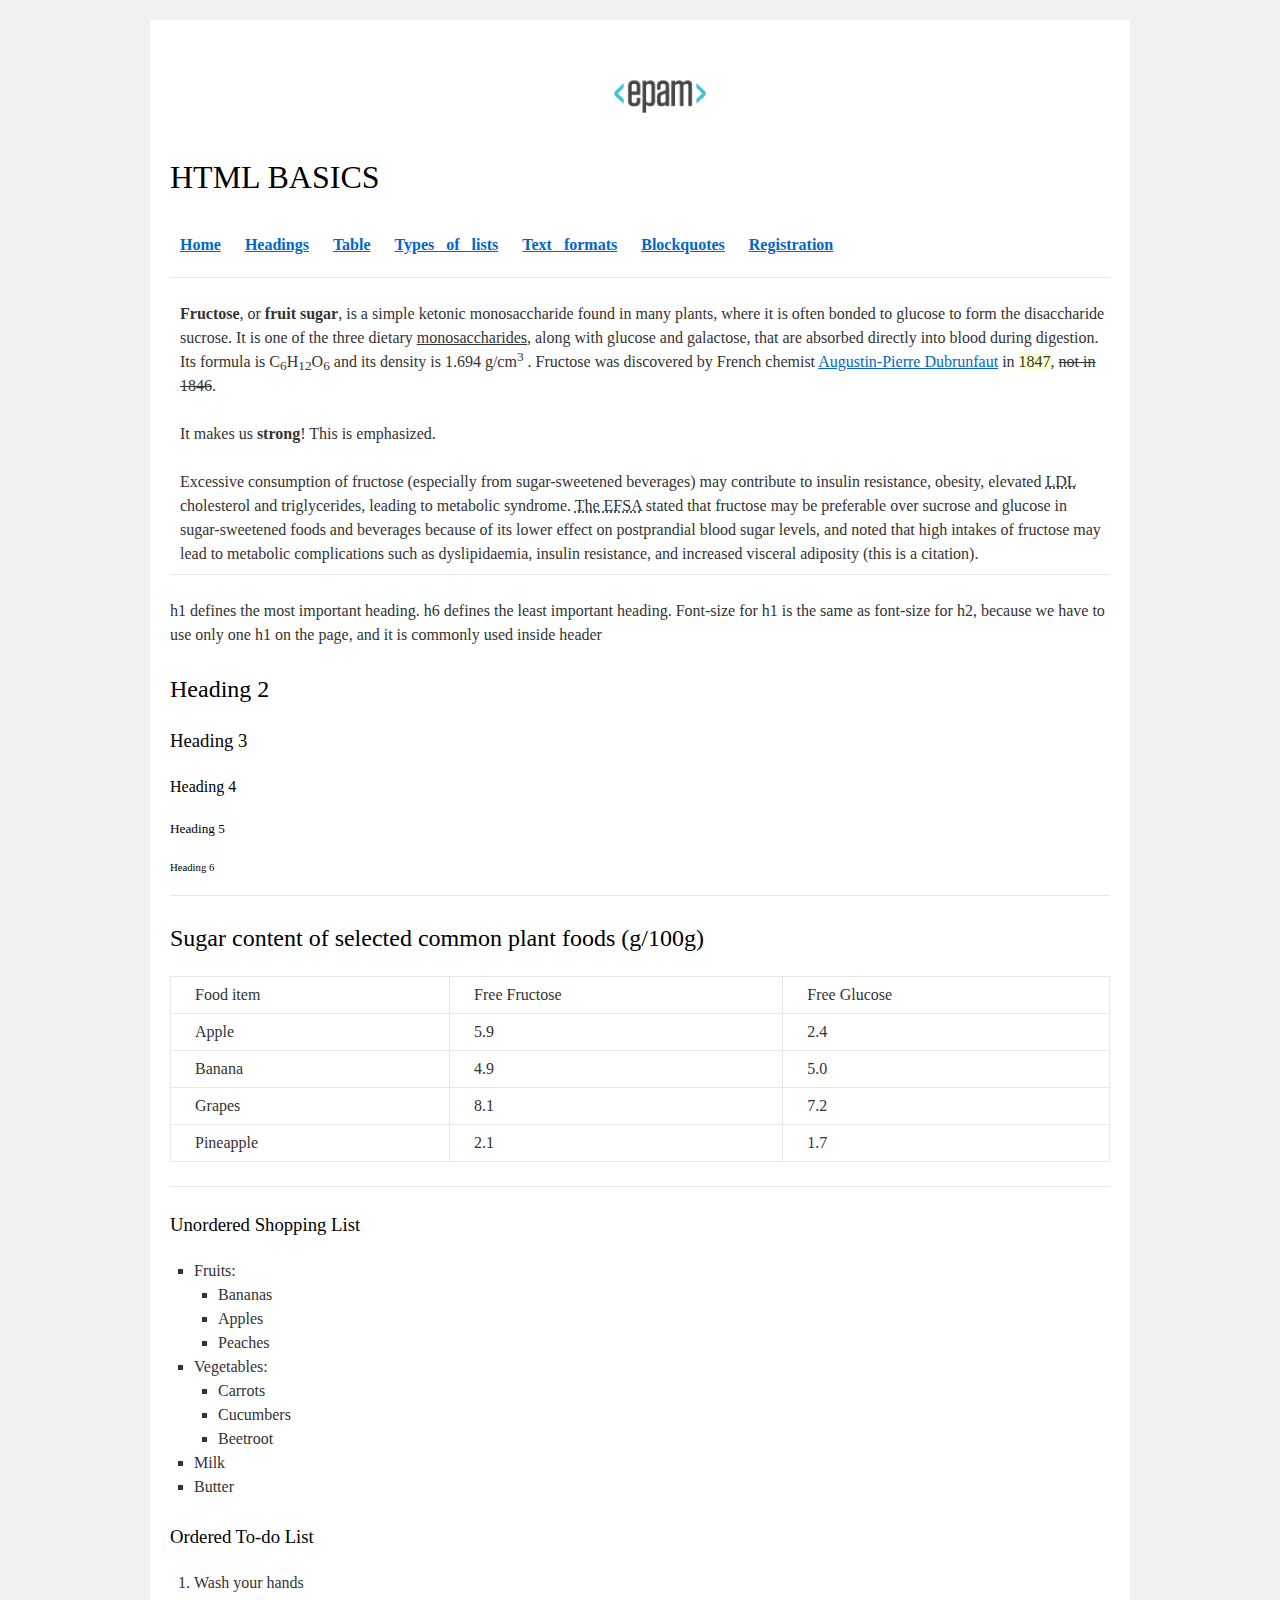
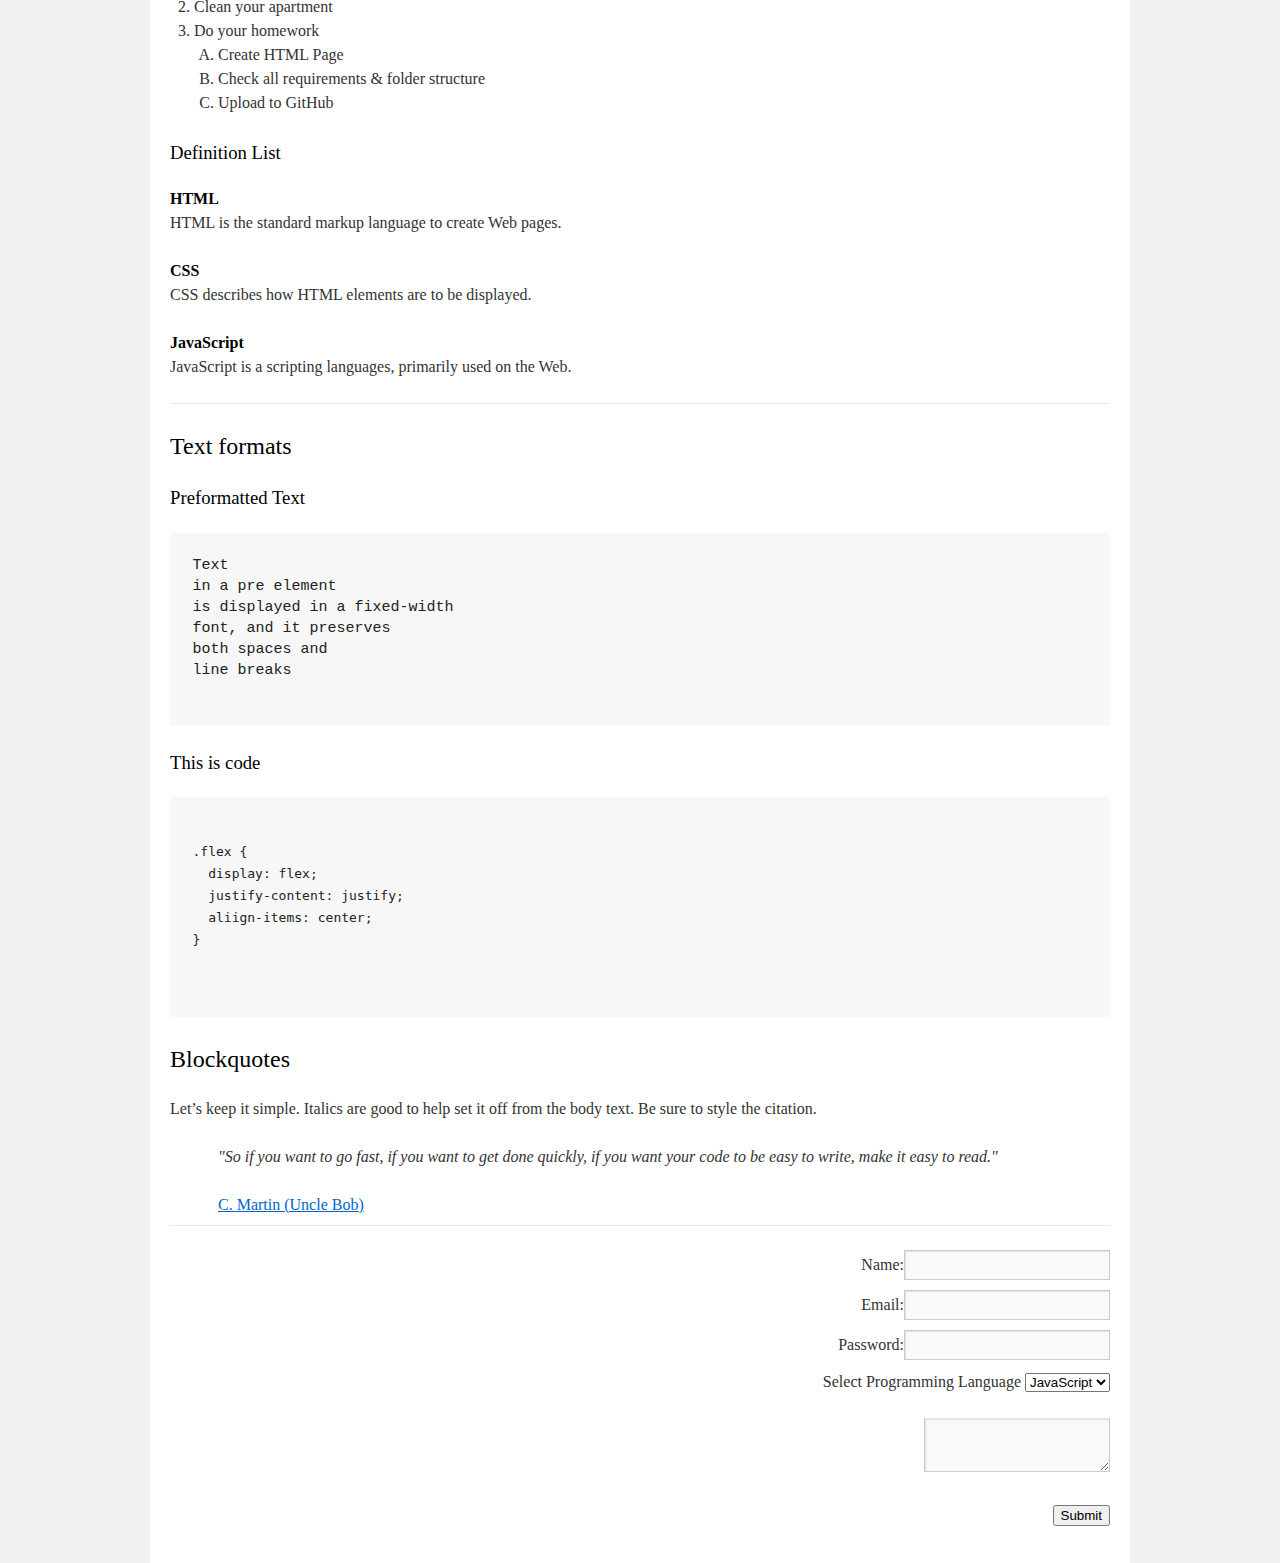
<file: FL13_HW1/homework/index.html>
<!DOCTYPE html>
<html lang="en">

<head>
  <meta charset="utf-8">
  <title>HTML Basics</title>
  <link rel="stylesheet" href="style.css">
</head>

<body>
  <div id="wrapper">
    <div id="main">
      <div id="container">
        <img src="logo.png" alt="Logo_EPAM">
        <div id="content" role="main">
          <section>
            <a id="home"></a>
            <h1>HTML BASICS</h1>
            <nav>
              <a class="page-link" href="#home"><b>Home</b></a>
              <a class="page-link" href="#headings"><b>Headings</b></a>
              <a class="page-link" href="#table"><b>Table</b></a>
              <a class="page-link" href="#lists"><b>Types of lists</b></a>
              <a class="page-link" href="#textFormats"><b>Text formats</b></a>
              <a class="page-link" href="#blockquotes"><b>Blockquotes</b></a>
              <a class="page-link" href="#registration"><b>Registration</b></a>
            </nav>
            <hr>
            <article>
              <b>Fructose</b>, or
              <b>fruit sugar</b>, is a simple
              ketonic monosaccharide found in many plants, where it is often bonded to glucose to form the disaccharide
              sucrose.
              It is one of the three dietary
              <u>monosaccharides</u>, along with glucose and galactose, that are absorbed directly into blood during
              digestion.
              Its formula is C<sub>6</sub>H<sub>12</sub>O<sub>6</sub> and its density is 1.694 g/cm<sup>3</sup> .
              Fructose was discovered by French chemist
              <a href="#">Augustin-Pierre Dubrunfaut</a> in
              <ins>1847</ins>, <del>not in 1846</del>.
            </article>
            <br>
            <article>
              It makes us <b>strong</b>!
              This is emphasized.
            </article>
            <br>
            <article>Excessive consumption of fructose (especially from sugar-sweetened beverages) may contribute to
              insulin
              resistance,
              obesity, elevated <abbr title="Low-density lipoprotein">LDL</abbr> cholesterol and triglycerides, leading
              to metabolic syndrome.
              <abbr title="European Food Safety Authority">The EFSA</abbr> stated that
              fructose may be preferable over sucrose and
              glucose in
              sugar-sweetened foods and beverages because of its lower effect on postprandial blood sugar levels, and
              noted that
              high intakes of fructose may lead to metabolic complications such as dyslipidaemia, insulin resistance,
              and
              increased
              visceral adiposity (this is a citation).
            </article>
          </section>
          <section>
            <a id="headings"></a>
            <hr>
            <p>
              h1 defines the most important heading. h6 defines the least important heading. Font-size for h1 is the
              same
              as font-size
              for h2, because we have to use only one h1 on the page, and it is commonly used inside header
            </p>
            <h2>Heading 2</h2>
            <h3>Heading 3</h3>
            <h4>Heading 4</h4>
            <h5>Heading 5</h5>
            <h6>Heading 6</h6>
          </section>
          <section>
            <a id="table"></a>
            <hr>
            <h2>Sugar content of selected common plant foods (g/100g)</h2>
            <table>
              <tbody>
                <tr>
                  <td>Food item</td>
                  <td>Free Fructose</td>
                  <td>Free Glucose</td>
                </tr>
                <tr>
                  <td>Apple</td>
                  <td>5.9</td>
                  <td>2.4</td>
                </tr>
                <tr>
                  <td>Banana</td>
                  <td>4.9</td>
                  <td>5.0</td>
                </tr>
                <tr>
                  <td>Grapes</td>
                  <td>8.1</td>
                  <td>7.2</td>
                </tr>
                <tr>
                  <td>Pineapple</td>
                  <td>2.1</td>
                  <td>1.7</td>
                </tr>
              </tbody>
            </table>
          </section>
          <section>
            <a id="lists"></a>
            <hr>
            <h3>Unordered Shopping List</h3>
            <ul>
              <li>Fruits:
                <ul>
                  <li>Bananas</li>
                  <li>Apples</li>
                  <li>Peaches</li>
                </ul>
              </li>
              <li>Vegetables:
                <ul>
                  <li>Carrots</li>
                  <li>Cucumbers</li>
                  <li>Beetroot</li>
                </ul>
              </li>
              <li>Milk</li>
              <li>Butter</li>
            </ul>

            <h3>Ordered To-do List</h3>
            <ol>
              <li>Wash your hands</li>
              <li>Clean your apartment</li>
              <li>Do your homework
                <ol>
                  <li>Create HTML Page</li>
                  <li>Check all requirements & folder structure</li>
                  <li>Upload to GitHub</li>
                </ol>
              </li>
            </ol>

            <h3>Definition List</h3>
            <dl>
              <dt>HTML</dt>
              <dd>
                HTML is the standard markup language to create Web pages.
              </dd>
              <dt>CSS</dt>
              <dd>
                CSS describes how HTML elements are to be displayed.
              </dd>
              <dt>JavaScript</dt>
              <dd>
                JavaScript is a scripting languages, primarily used on the Web.
              </dd>
            </dl>
          </section>
          <section>
            <a id="textFormats"></a>
            <hr>
            <h2>Text formats</h2>
            <h3>Preformatted Text</h3>
            <pre>Text
in a pre element
is displayed in a fixed-width
font, and it preserves
both spaces and
line breaks
          </pre>

            <h3>This is code</h3>
            <pre>
              <code>
.flex {
  display: flex;
  justify-content: justify;
  aliign-items: center;
}
              </code>
          </pre>
          </section>
          <section>
            <a id="blockquotes"></a>
            <h2>Blockquotes</h2>
            <p>Let’s keep it simple. Italics are good to help set it off from the body text. Be sure to style the
              citation.</p>
            <blockquote>
              <p>
                "So if you want to go fast, if you want to get done quickly, if you want your code to be easy to
                write, make it easy to
                read."
              </p>
              <cite><a href="#">C. Martin (Uncle Bob)</a></cite>
            </blockquote>
          </section>
          <section>
            <a id="registration"></a>
            <hr>
            <form method="POST" action="#">
              <fieldset>
                <label>Name:<input type="text"></label>
              </fieldset>
              <fieldset>
                <label>Email:<input type="email"></label>
              </fieldset>
              <fieldset>
                <label>Password:<input type="password"></label>
              </fieldset>
              <fieldset>
                <label>Select Programming Language
                  <select>
                    <option>JavaScript</option>
                    <option>.Net</option>
                    <option>Java</option>
                  </select>
                </label>
              </fieldset>
              <fieldset>
                <textarea id="respond">
                </textarea>
              </fieldset>
              <fieldset>
                <button type="submit">Submit</button>
              </fieldset>
            </form>
          </section>
        </div>
      </div>
    </div>
  </div>
</body>

</html>
</file>
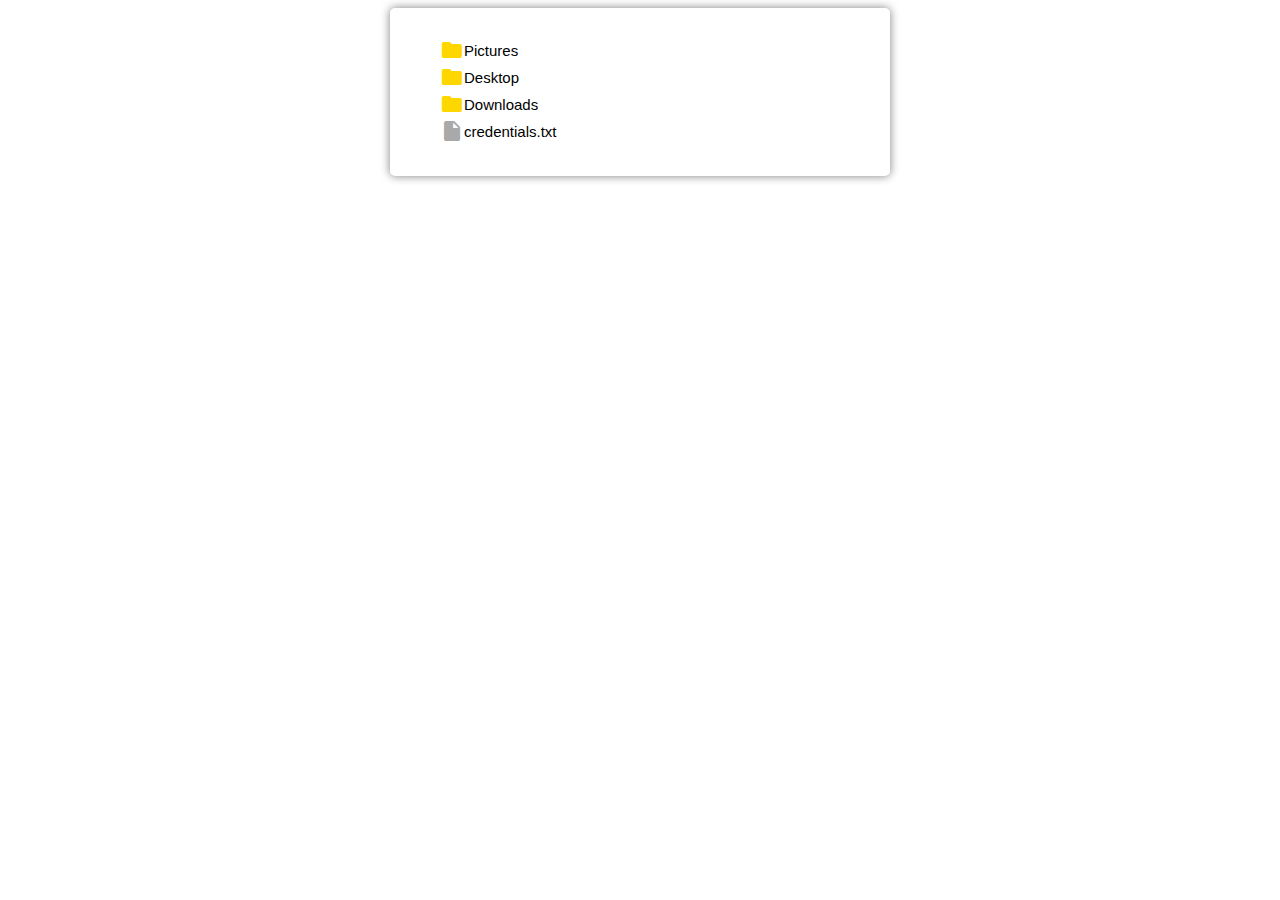
<file: FL13_HW11/homework/index.html>
<!-- DO NOT MODIFY THIS FILE -->
<!DOCTYPE html>
<html lang="en">
<head>
  <meta charset="UTF-8">
  <title>Homework 11 - DOM</title>
  <link rel="stylesheet" href="material-icons/material-icons.css">
  <link rel="stylesheet" href="styles.css">
</head>
<body>
  <div id="root"></div>

  <script src="./app.js"></script>
</body>
</html>
</file>
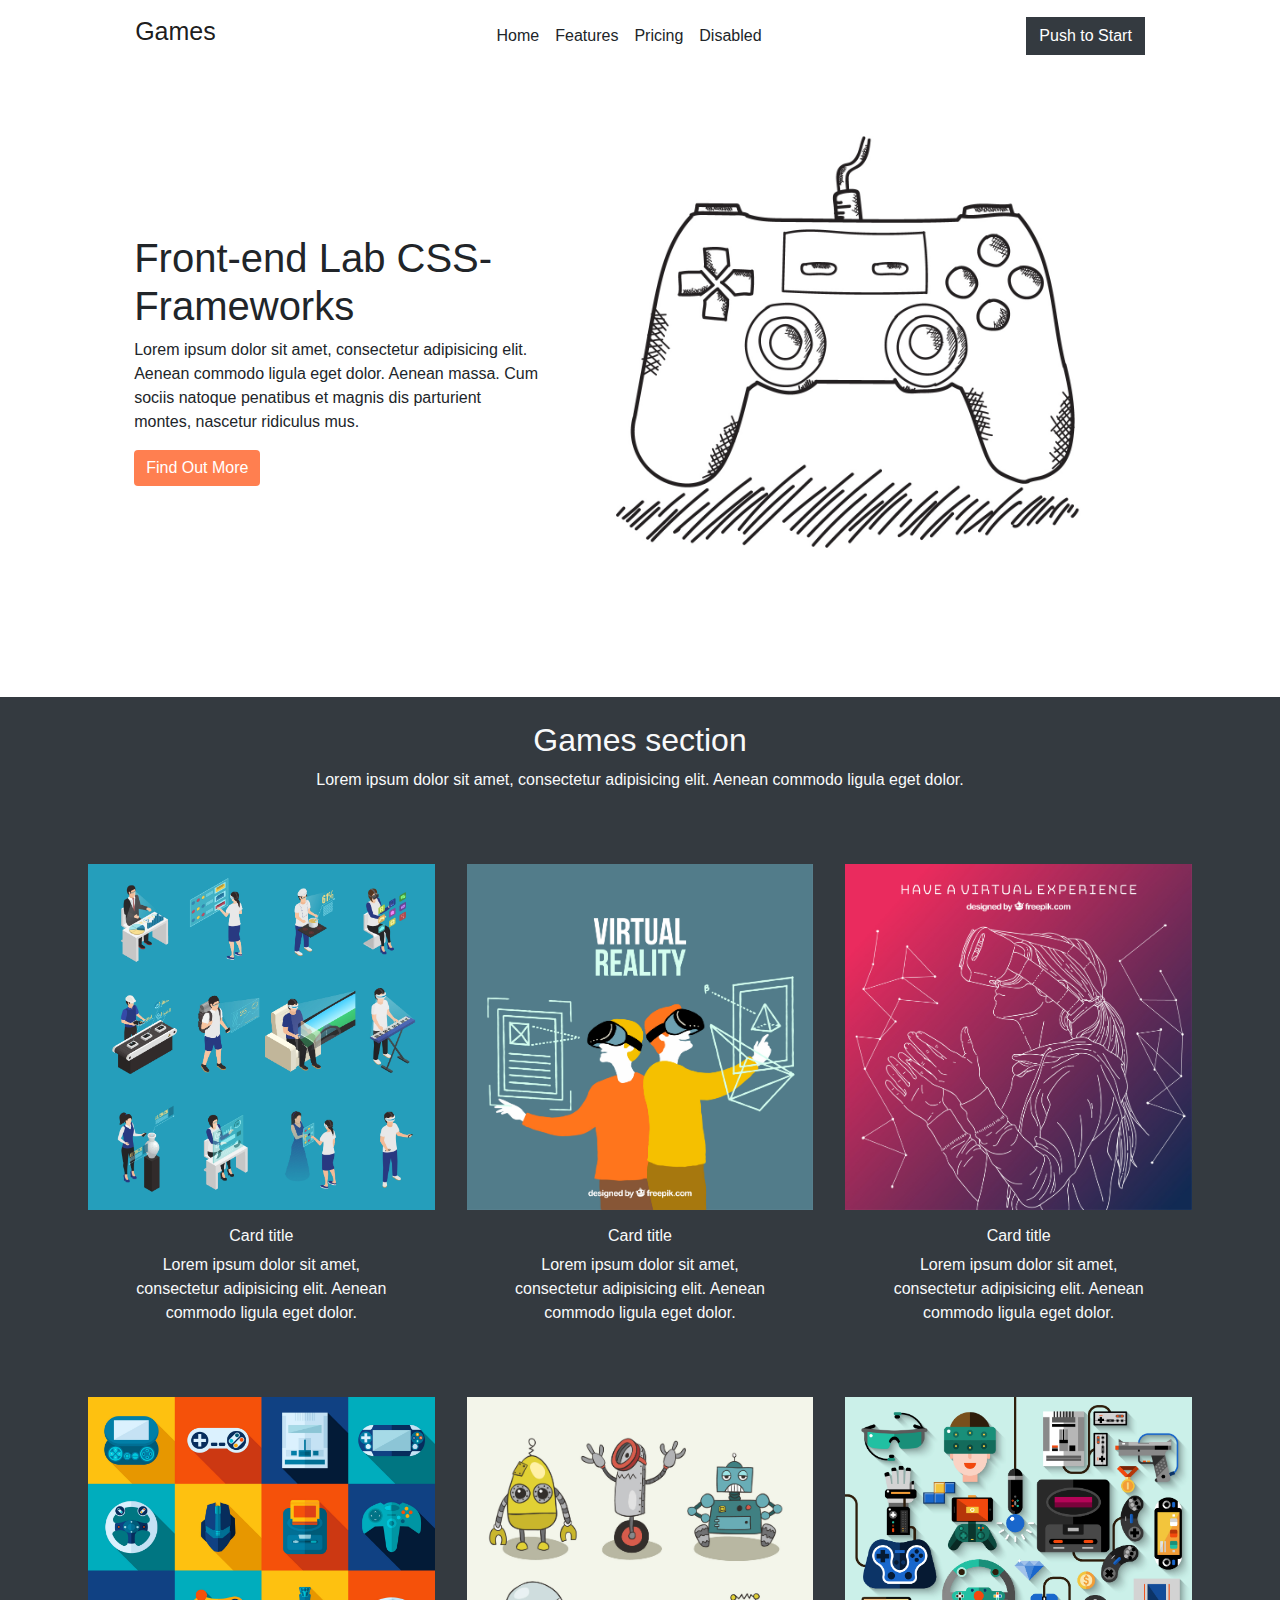
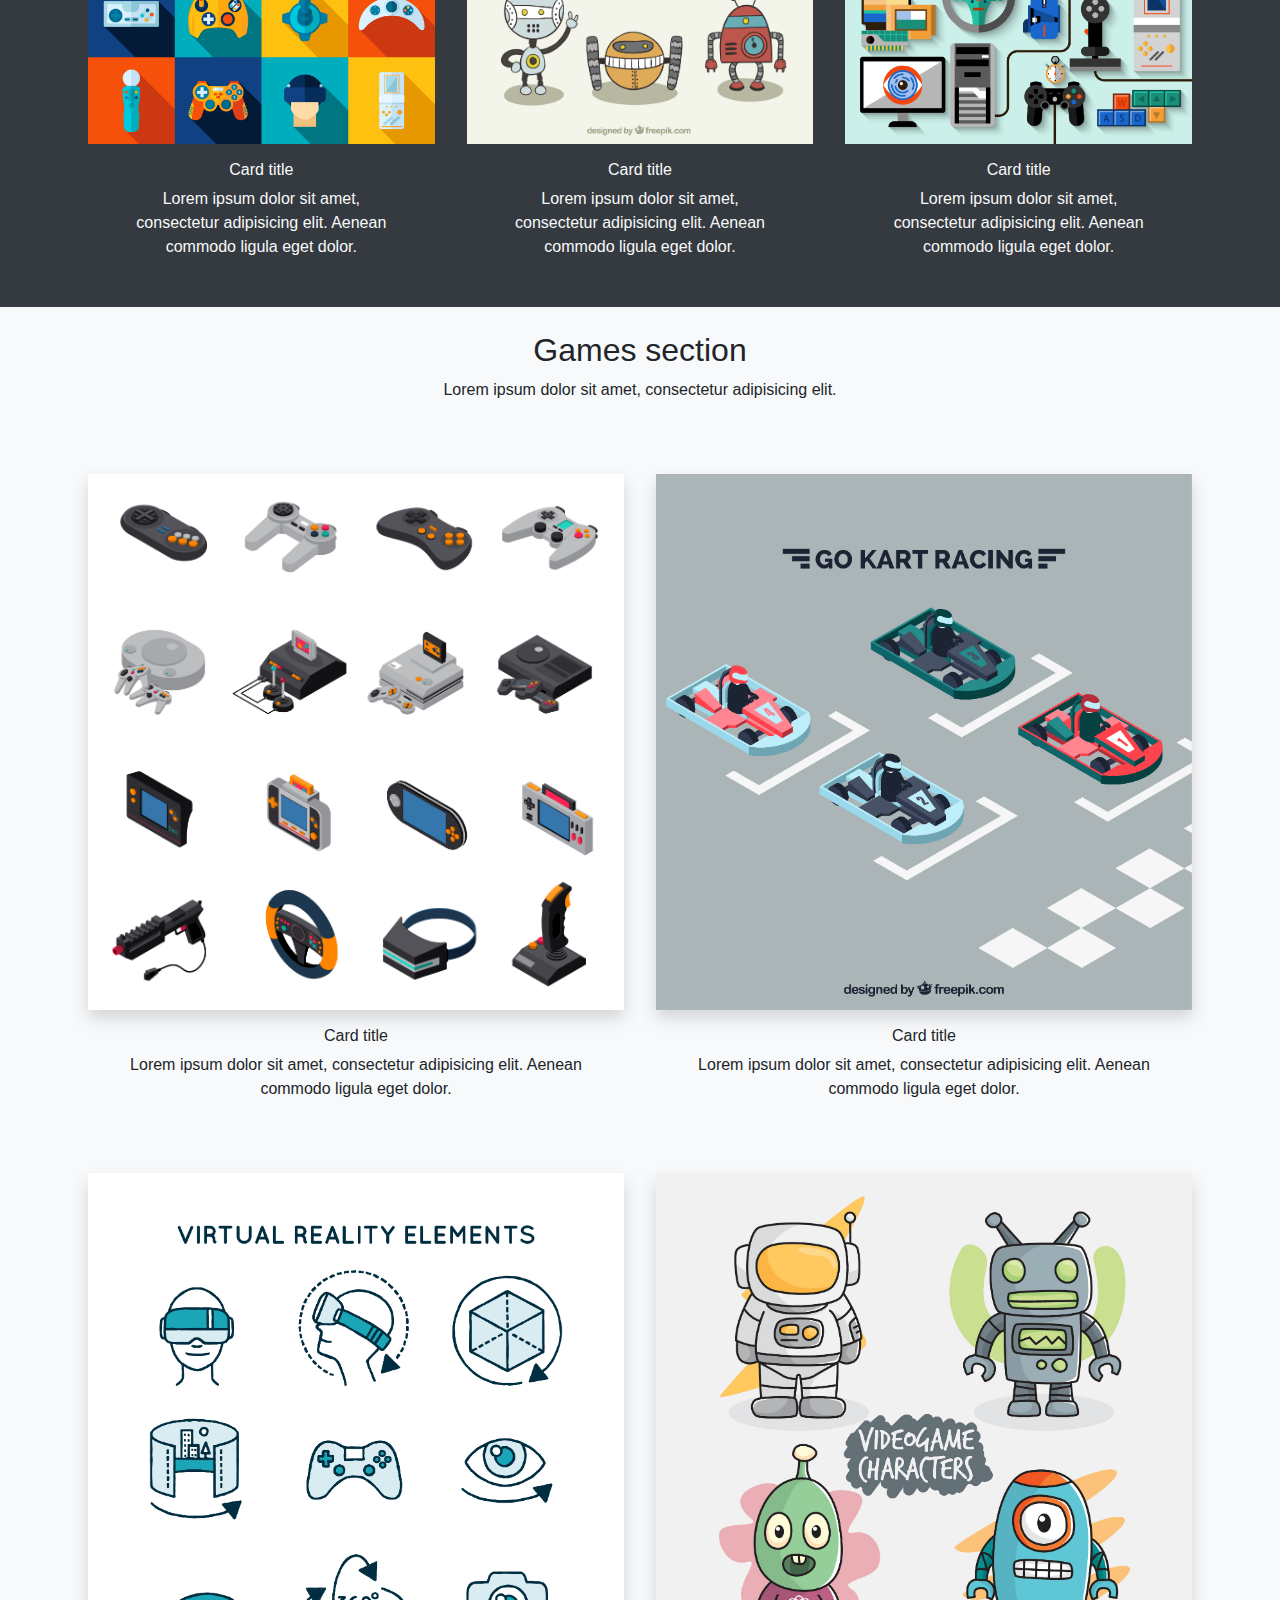
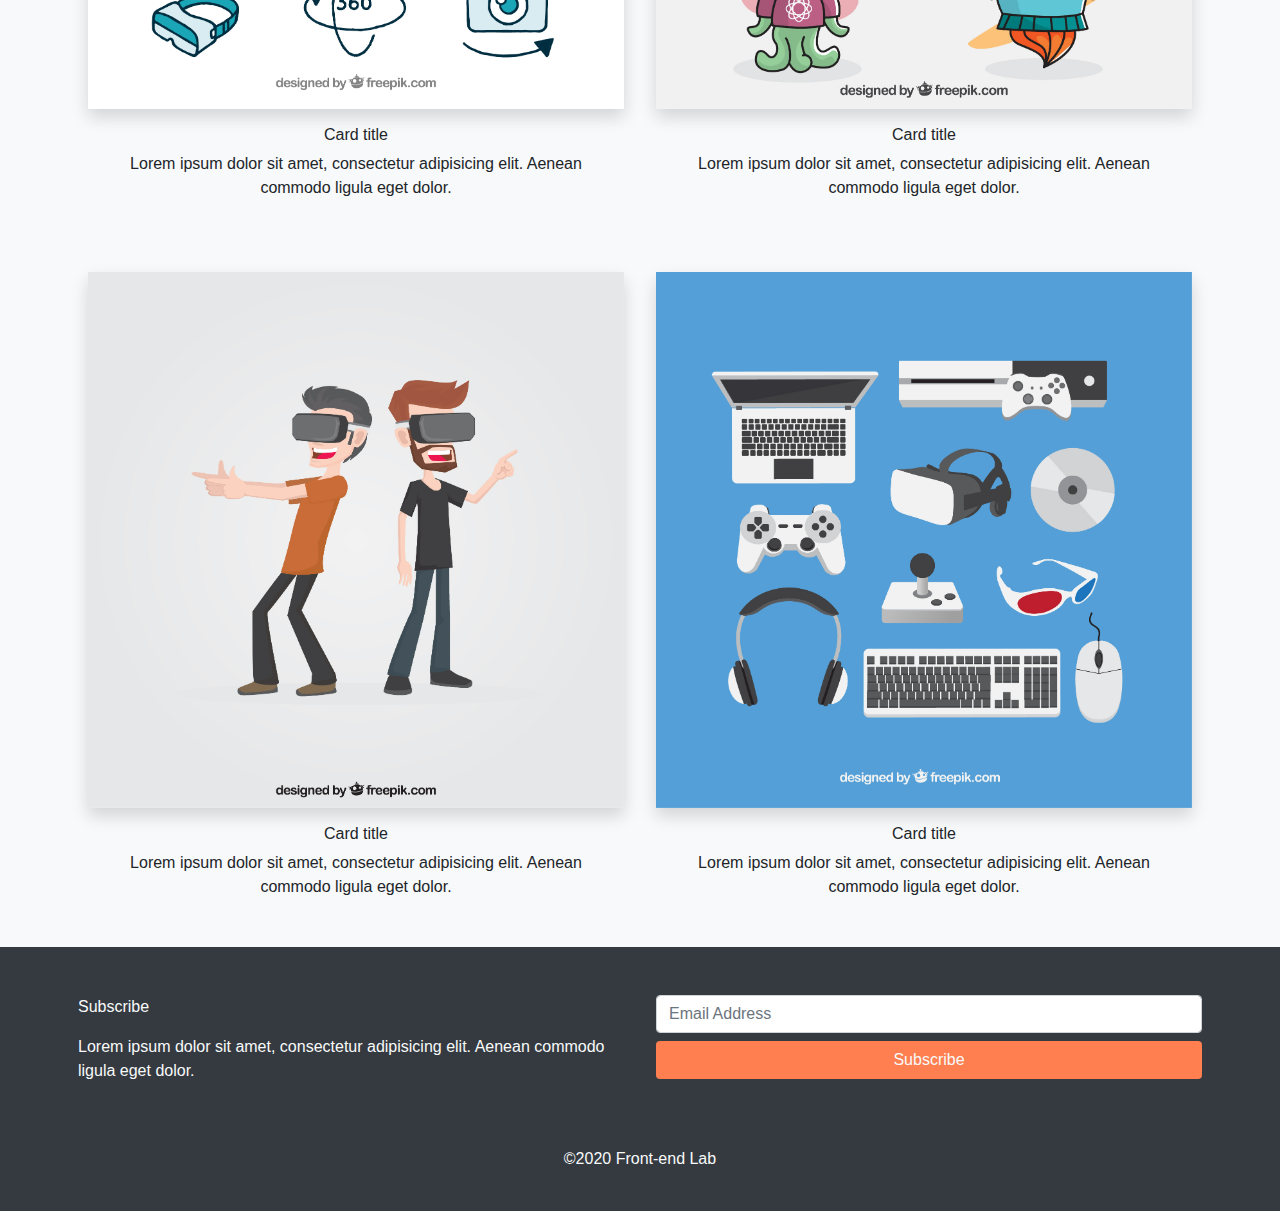
<file: FL13_HW13/homework/index.html>
<!DOCTYPE html>
<html lang="zxx">

<head>
    <meta charset="UTF-8">
    <meta name="viewport" content="width=device-width, initial-scale=1.0">
    <title>Bootstrap and BEM</title>
    <link rel="stylesheet" href="https://stackpath.bootstrapcdn.com/bootstrap/4.4.1/css/bootstrap.min.css"
        integrity="sha384-Vkoo8x4CGsO3+Hhxv8T/Q5PaXtkKtu6ug5TOeNV6gBiFeWPGFN9MuhOf23Q9Ifjh" crossorigin="anonymous">
    <link rel="stylesheet" href="css/styles.css">
</head>

<body>
    <header class="site-header col-12 d-flex flex-wrap justify-content-center mx-0 mb-5">
        <nav class="navbar navbar-expand-lg navbar-light col-10">
            <a class="navbar-brand h1" href="#">Games</a>
            <button class="navbar-toggler" type="button" data-toggle="collapse" data-target="#navbarSupportedContent"
                aria-controls="navbarSupportedContent" aria-expanded="false" aria-label="Toggle navigation">
                <span class="navbar-toggler-icon"></span>
            </button>

            <div class="collapse navbar-collapse" id="navbarSupportedContent">
                <ul class="navbar-nav  mx-auto">
                    <li class="nav-item">
                        <a class="nav-link  text-body" href="#">Home</a>
                    </li>
                    <li class="nav-item">
                        <a class="nav-link  text-body" href="#">Features</a>
                    </li>
                    <li class="nav-item ">
                        <a class="nav-link  text-body" href="#">Pricing</a>
                    </li>
                    <li class="nav-item">
                        <a class="nav-link  text-body disabled" href="#">Disabled</a>
                    </li>
                </ul>
                <button class=" btn btn-dark d-none d-lg-inline-block rounded-0">
                    Push to Start
                </button>
            </div>

        </nav>

        <div class="hero-section  d-flex flex-row-reverse align-items-center justify-content-center flex-wrap 
            col-10 px-0">
            <img src='assets/hero-5.jpg' alt='img-hero' class="hero-section__image col-sm-12 col-md-12 col-lg-7">
            <div class="col-lg-5 col-sm-12 col-md-12 ">
                <h1>Front-end Lab CSS-Frameworks</h1>
                <p class="hero-section__description ">Lorem ipsum dolor sit amet, consectetur adipisicing elit.
                    Aenean
                    commodo ligula eget dolor. Aenean
                    massa. Cum sociis natoque penatibus et magnis dis parturient montes, nascetur ridiculus mus.
                </p>
                <button class="hero-section__button btn btn-dark border-0 ">Find
                    Out More</button>
            </div>
        </div>
    </header>
    <main>
        <div class="dark-games-section container col-12 mx-0 pt-4 px-md-4 bg-dark text-light">
            <h2 class="dark-games-section__header text-center">Games section</h2>
            <p class="dark-games-section__description text-center px-4 mx-3 pb-5 mb-0">
                Lorem ipsum dolor sit amet, consectetur adipisicing elit. Aenean commodo ligula eget dolor.
            </p>
            <div class="dark-games-section__games-cards row mx-lg-5">
                <div class="game-card container col-sm-12 col-md-6 col-lg-4 px-3">
                    <img src='assets/1.jpg' alt="game-card" class="game-card__image px-0 container-fluid mt-4">
                    <h6 class="game-card__title text-center pt-3">Card title</h6>
                    <p class="game-card__description text-center px-4 mx-3 pb-5 mb-0">
                        Lorem ipsum dolor sit amet, consectetur adipisicing elit. Aenean commodo ligula eget dolor.
                    </p>
                </div>
                <div class="game-card container col-sm-12 col-md-6 col-lg-4 px-3">
                    <img src='assets/2.jpg' alt="game-card" class="game-card__image px-0 container-fluid mt-4">
                    <h6 class="game-card__title text-center pt-3">Card title</h6>
                    <p class="game-card__description text-center px-4 mx-3 pb-5 mb-0">
                        Lorem ipsum dolor sit amet, consectetur adipisicing elit. Aenean commodo ligula eget dolor.
                    </p>
                </div>
                <div class="game-card container col-sm-12 col-md-6 col-lg-4 px-3">
                    <img src='assets/3.jpg' alt="game-card" class="game-card__image px-0 container-fluid mt-4">
                    <h6 class="game-card__title text-center pt-3">Card title</h6>
                    <p class="game-card__description text-center px-4 mx-3 pb-5 mb-0">
                        Lorem ipsum dolor sit amet, consectetur adipisicing elit. Aenean commodo ligula eget dolor.
                    </p>
                </div>
                <div class="game-card container col-sm-12 col-md-6 col-lg-4 px-3">
                    <img src='assets/4.jpg' alt="game-card" class="game-card__image px-0 container-fluid mt-4">
                    <h6 class="game-card__title text-center pt-3">Card title</h6>
                    <p class="game-card__description text-center px-4 mx-3 pb-5 mb-0">
                        Lorem ipsum dolor sit amet, consectetur adipisicing elit. Aenean commodo ligula eget dolor.
                    </p>
                </div>
                <div class="game-card container col-sm-12 col-md-6 col-lg-4 px-3">
                    <img src='assets/5.jpg' alt="game-card" class="game-card__image px-0 container-fluid mt-4">
                    <h6 class="game-card__title text-center pt-3">Card title</h6>
                    <p class="game-card__description text-center px-4 mx-3 pb-5 mb-0">
                        Lorem ipsum dolor sit amet, consectetur adipisicing elit. Aenean commodo ligula eget dolor.
                    </p>
                </div>
                <div class="game-card container col-sm-12 col-md-6 col-lg-4 px-3">
                    <img src='assets/6.jpg' alt="game-card" class="game-card__image px-0 container-fluid mt-4">
                    <h6 class="game-card__title text-center pt-3">Card title</h6>
                    <p class="game-card__description text-center px-4 mx-3 pb-5 mb-0">
                        Lorem ipsum dolor sit amet, consectetur adipisicing elit. Aenean commodo ligula eget dolor.
                    </p>
                </div>
            </div>
        </div>
        <div class="light-games-section container col-12 pt-4 px-md-4 bg-light text-body">
            <h2 class="light-games-section__title text-center">Games section</h2>
            <p class="light-games-section__description text-center px-4 mx-3 mb-5">
                Lorem ipsum dolor sit amet, consectetur adipisicing elit.
            </p>
            <div class="light-games-section__games-cards row mx-lg-5">
                <div class="game-card container col-sm-12 col-md-12 col-lg-6 px-3">
                    <img src='assets/7.jpg' alt="game-card" class="game-card__image shadow px-0 container-fluid mt-4">
                    <h6 class="game-card__title text-center pt-3">Card title</h6>
                    <p class="game-card__description text-center px-4 mx-3 mb-5">
                        Lorem ipsum dolor sit amet, consectetur adipisicing elit. Aenean commodo ligula eget dolor.
                    </p>
                </div>
                <div class="game-card container col-sm-12 col-md-12 col-lg-6 px-3">
                    <img src='assets/8.jpg' alt="game-card" class="game-card__image shadow px-0 container-fluid mt-4">
                    <h6 class="game-card__title text-center pt-3">Card title</h6>
                    <p class="game-card__description text-center px-4 mx-3 mb-5">
                        Lorem ipsum dolor sit amet, consectetur adipisicing elit. Aenean commodo ligula eget dolor.
                    </p>
                </div>
                <div class="game-card container col-sm-12 col-md-12 col-lg-6 px-3">
                    <img src='assets/9.jpg' alt="game-card" class="game-card__image shadow px-0  container-fluid mt-4">
                    <h6 class="game-card__title text-center pt-3">Card title</h6>
                    <p class="game-card__description text-center px-4 mx-3 mb-5">
                        Lorem ipsum dolor sit amet, consectetur adipisicing elit. Aenean commodo ligula eget dolor.
                    </p>
                </div>
                <div class="game-card container col-sm-12 col-md-12 col-lg-6 px-3">
                    <img src='assets/10.jpg' alt="game-card" class="game-card__image shadow px-0  container-fluid mt-4">
                    <h6 class="game-card__title text-center pt-3">Card title</h6>
                    <p class="game-card__description text-center px-4 mx-3 mb-5">
                        Lorem ipsum dolor sit amet, consectetur adipisicing elit. Aenean commodo ligula eget dolor.
                    </p>
                </div>
                <div class="game-card container col-sm-12 col-md-12 col-lg-6 px-3">
                    <img src='assets/11.jpg' alt="game-card" class="game-card__image shadow px-0  container-fluid mt-4">
                    <h6 class="game-card__title text-center pt-3">Card title</h6>
                    <p class="game-card__description text-center px-4 mx-3 mb-5">
                        Lorem ipsum dolor sit amet, consectetur adipisicing elit. Aenean commodo ligula eget dolor.
                    </p>
                </div>
                <div class="game-card container col-sm-12 col-md-12 col-lg-6 px-3">
                    <img src='assets/12.jpg' alt="game-card" class="game-card__image shadow px-0  container-fluid mt-4">
                    <h6 class="game-card__title text-center pt-3">Card title</h6>
                    <p class="game-card__description text-center px-4 mx-3 mb-5">
                        Lorem ipsum dolor sit amet, consectetur adipisicing elit. Aenean commodo ligula eget dolor.
                    </p>
                </div>
            </div>

        </div>
    </main>
    <footer class="site-footer col-12 bg-dark d-flex flex-wrap justify-content-center text-light">
        <div class="site-footer__content container col-12 d-flex  flex-wrap mx-0 pt-5">
            <div class="site-footer__context col-lg-6 pr-lg-3 pl-lg-5">
                <p class="site-footer__title">Subscribe</p>
                <p class="site-footer__subscribe">
                    Lorem ipsum dolor sit amet, consectetur adipisicing elit. Aenean commodo ligula eget dolor.
                </p>
            </div>
            <form class="site-footer__form col-lg-6 pl-lg-3 pr-lg-5">
                <input class="form-control col" type="search" placeholder="Email Address">
                <button class="btn footer__button  text-light my-2  col" type="submit">Subscribe</button>
            </form>
            <p class="site-footer__corporation pt-5 pb-4 col-12 text-center">
                ©2020 Front-end Lab
            </p>
        </div>

    </footer>
    <script src="https://code.jquery.com/jquery-3.4.1.slim.min.js"
        integrity="sha384-J6qa4849blE2+poT4WnyKhv5vZF5SrPo0iEjwBvKU7imGFAV0wwj1yYfoRSJoZ+n"
        crossorigin="anonymous"></script>
    <script src="https://cdn.jsdelivr.net/npm/popper.js@1.16.0/dist/umd/popper.min.js"
        integrity="sha384-Q6E9RHvbIyZFJoft+2mJbHaEWldlvI9IOYy5n3zV9zzTtmI3UksdQRVvoxMfooAo"
        crossorigin="anonymous"></script>
    <script src="https://stackpath.bootstrapcdn.com/bootstrap/4.4.1/js/bootstrap.min.js"
        integrity="sha384-wfSDF2E50Y2D1uUdj0O3uMBJnjuUD4Ih7YwaYd1iqfktj0Uod8GCExl3Og8ifwB6"
        crossorigin="anonymous"></script>
</body>

</html>
</file>
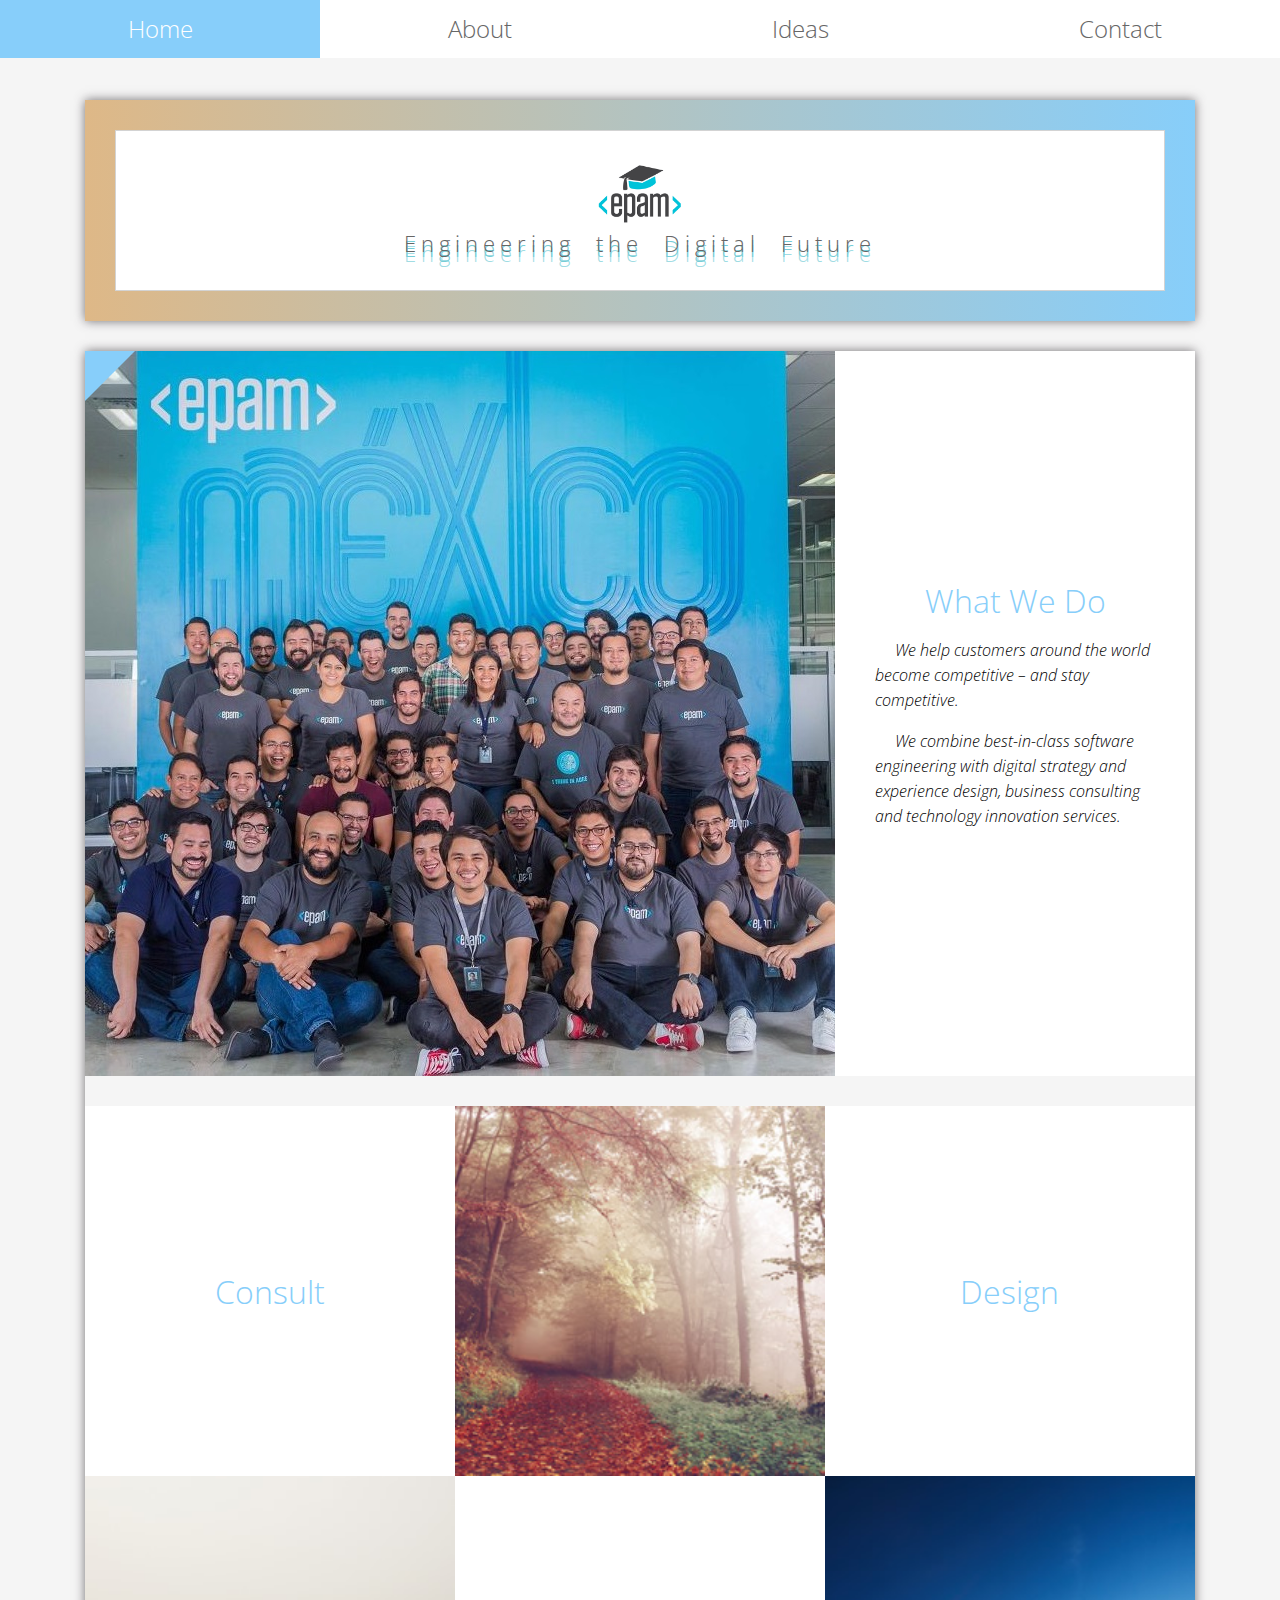
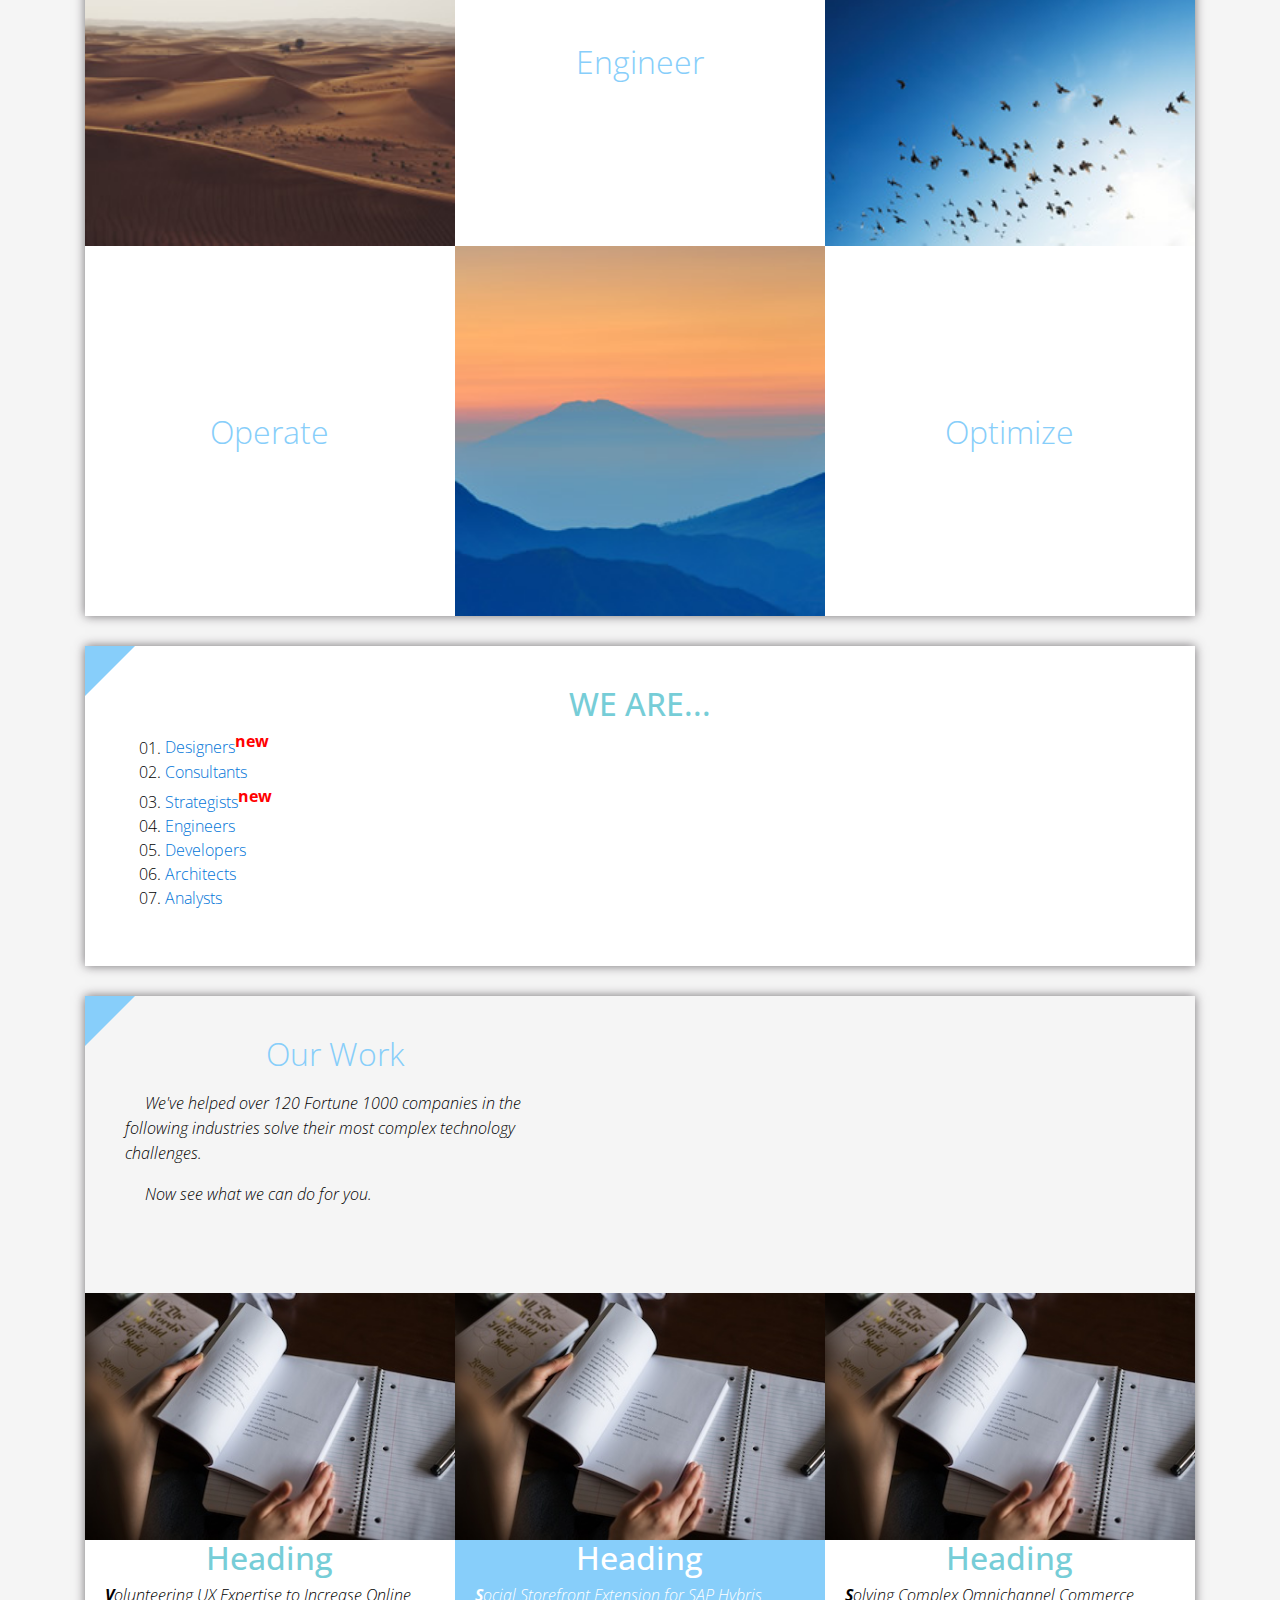
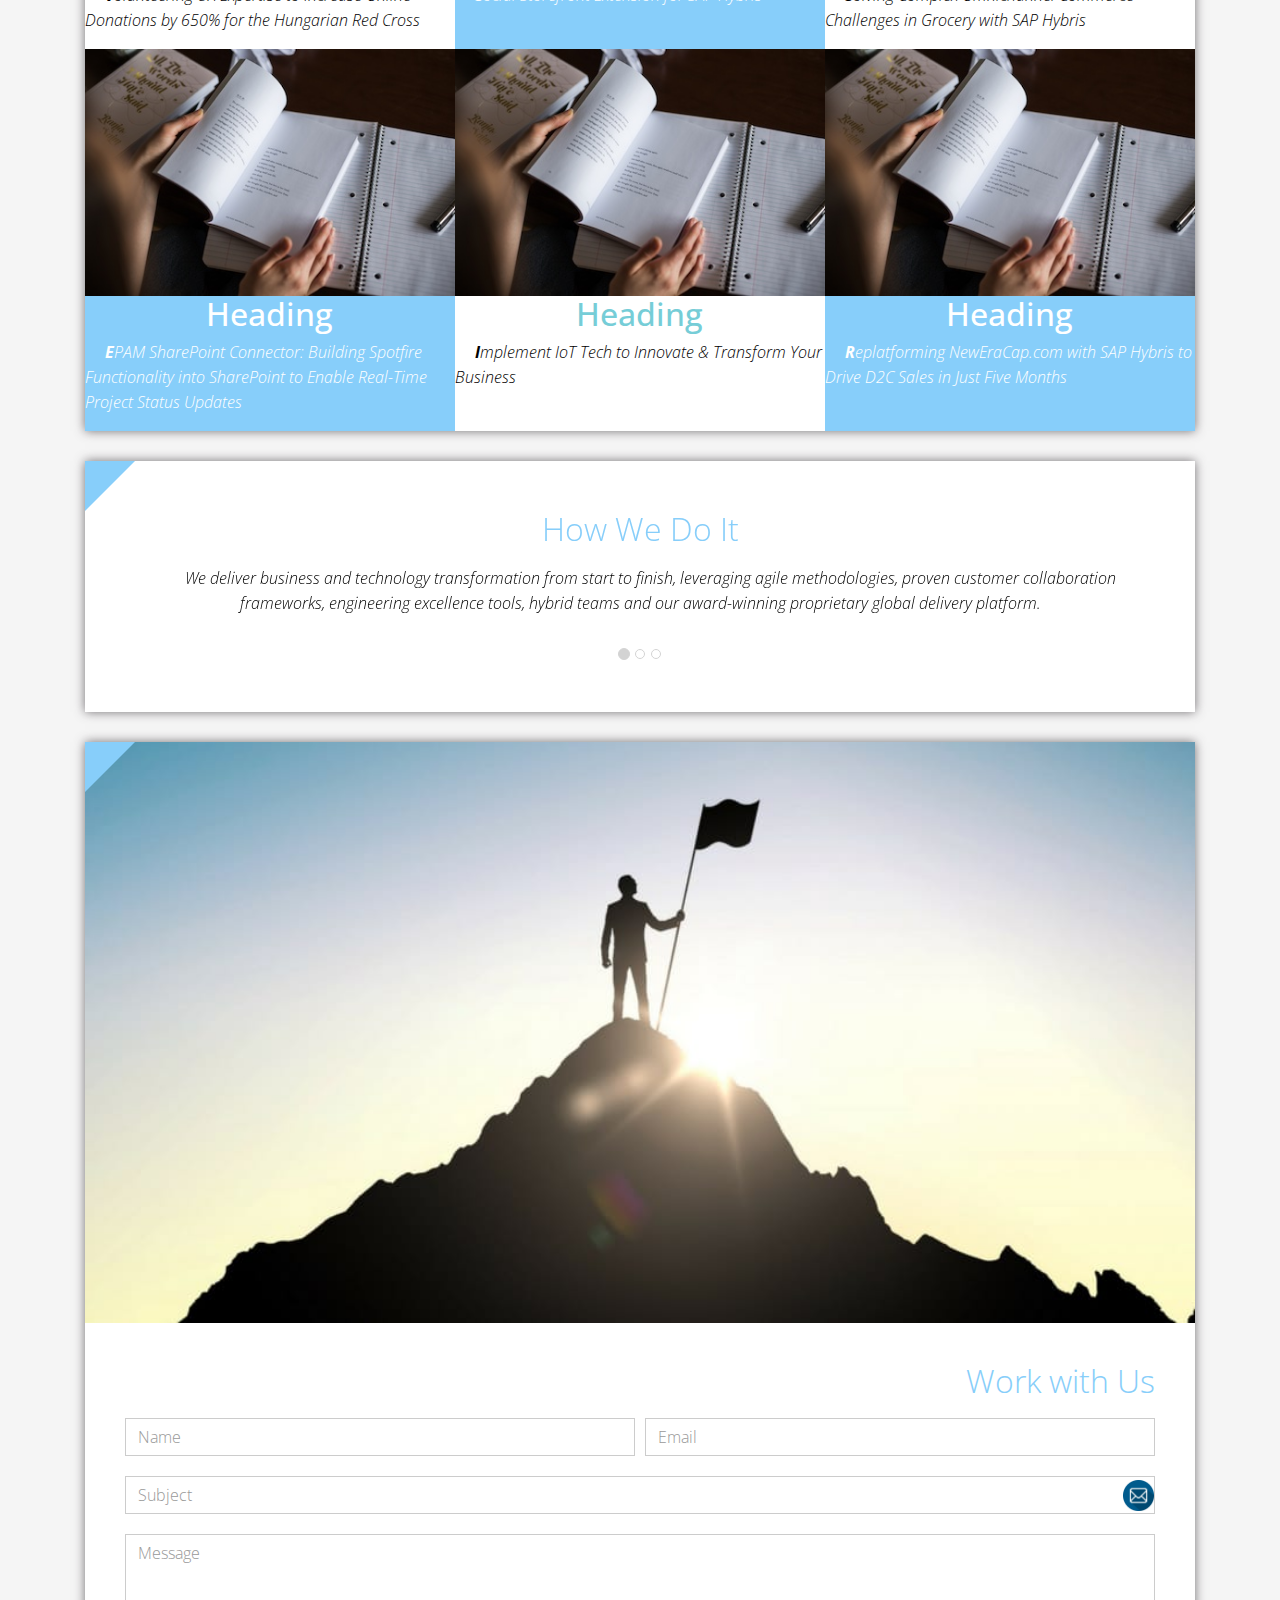
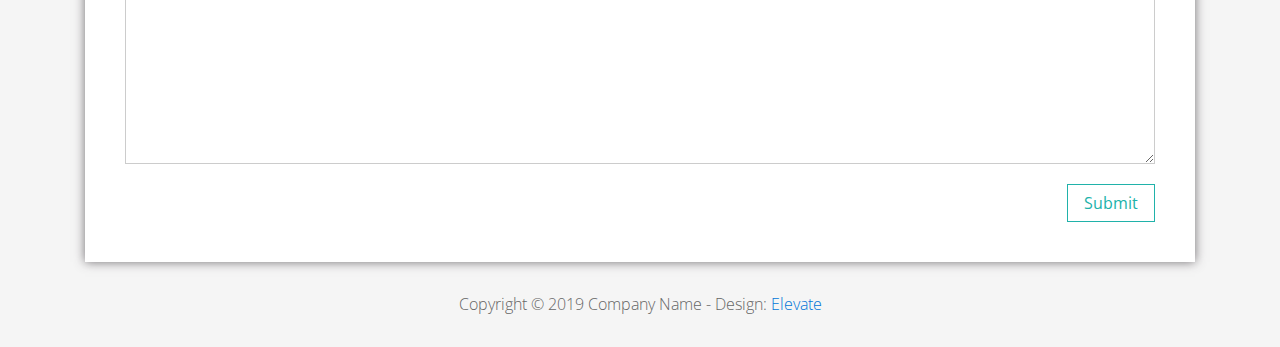
<file: FL13_HW2/homework/index.html>
<!DOCTYPE html>
<html lang="en">
<head>
  <meta charset="utf-8">
  <meta http-equiv="X-UA-Compatible" content="IE=edge">
  <meta name="viewport" content="width=device-width, initial-scale=1">

  <title>CSS Basics HW</title>



  <!-- load stylesheets -->
  <link rel="stylesheet" href="http://fonts.googleapis.com/css?family=Open+Sans:300,400">
  <!-- Google web font "Open Sans" -->
  <link rel="stylesheet" href="css/bootstrap.min.css">
  <!-- Bootstrap style -->
  <link rel="stylesheet" href="css/general.css">
  <link rel="stylesheet" href="css/style.css">
  <!-- Templatemo style -->
</head>

<body>
<div class="container">

  <div class="tm-sidebar">
    <nav class="tm-main-nav">
      <ul>
        <li class="tm-nav-item"><a href="#home" class="tm-nav-item-link">Home</a></li>
        <li class="tm-nav-item"><a href="#about" class="tm-nav-item-link">About</a></li>
        <li class="tm-nav-item"><a href="#ideas" class="tm-nav-item-link">Ideas</a></li>
        <li class="tm-nav-item"><a href="#contact" class="tm-nav-item-link">Contact</a></li>
      </ul>
    </nav>
  </div>

  <div class="tm-main-content">

    <div id="home" class="tm-content-box tm-content-header margin-b-10">
      <div class="tm-banner">
        <div class="tm-banner-inner">
          <img src="img/epam_logo.png" width="100" alt="">
          <p class="tm-banner-text">Engineering the Digital Future</p>
        </div>
      </div>
    </div>

    <section>
      <div class="tm-content-box flex-2-col">

        <div class="padding-medium flex-item tm-team-description-container flex-item">
          <h2 class="tm-section-title">What We Do</h2>
          <p class="tm-section-description">We help customers around the world become competitive – and stay competitive.</p>
          <p class="tm-section-description"> We combine best-in-class software engineering with digital strategy and experience design, business consulting and technology innovation services.</p>
        </div>
        <div class="flex-item tm-team-img">
          <img src="img/epam-mexico.jpg" alt="epam-mexico">
        </div>

      </div>

      <div id="about" class="tm-content-box">

        <ul class="boxes gallery-container">
          <li class="box box-bg">
            <h2 class="tm-section-title tm-section-title-box tm-box-bg-title">Consult</h2>
          </li>
          <li class="box">
            <a href="img/idea-large-01.jpg">
              <img src="img/idea-01.jpg" alt="Image" class="img-fluid thumbnail box-img">
            </a>
          </li>
          <li class="box box-bg">
            <h2 class="tm-section-title tm-section-title-box tm-box-bg-title">Design</h2>
          </li>
          <li class="box">
            <a href="img/idea-large-02.jpg">
              <img src="img/idea-02.jpg" alt="Image" class="img-fluid thumbnail box-img">
            </a>
          </li>
          <li class="box box-bg">
            <h2 class="tm-section-title tm-section-title-box tm-box-bg-title">Engineer</h2>
          </li>
          <li class="box">
            <a href="img/idea-large-03.jpg">
              <img src="img/idea-03.jpg" alt="Image" class="img-fluid thumbnail box-img">
            </a>
          </li>
          <li class="box box-bg">
            <h2 class="tm-section-title tm-section-title-box tm-box-bg-title">Operate</h2>
          </li>
          <li class="box">
            <a href="img/idea-large-04.jpg">
              <img src="img/idea-04.jpg" alt="Image" class="img-fluid thumbnail box-img">
            </a>
          </li>
          <li class="box box-bg">
            <h2 class="tm-section-title tm-section-title-box tm-box-bg-title">Optimize</h2>
          </li>
        </ul>

      </div>

    </section>

    <!-- slider -->
    <section class="heading tm-content-box">
      <div class="padding-medium">
        <h2> WE ARE...</h2>
        <ol>
          <li><a href="index.html" class="text">Designers</a></li>
          <li><a href="index.html">Consultants</a></li>
          <li><a href="#" class="text">Strategists</a></li>
          <li><a href="#">Engineers</a></li>
          <li><a href="#">Developers</a></li>
          <li><a href="#">Architects</a></li>
          <li><a href="#">Analysts</a></li>
        </ol>
      </div>
    </section>

    <section class="blocks">
      <div class="padding-medium flex-item tm-team-description-container">
        <h2 class="tm-section-title">Our Work</h2>
        <p class="tm-section-description">We've helped over 120 Fortune 1000 companies in the following industries solve their most complex technology challenges. </p>
        <p class="tm-section-description"> Now see what we can do for you.</p>
      </div>
      <div class="tm-content-box flex-2-col">
      </div>
      <div  class="tm-content-box">
        <ul class="boxes gallery-container">
          <li class="box box-work">
            <img src="img/study.jpeg" alt="Image" class="img-fluid">
            <div>
              <h2>Heading</h2>
              <p>Volunteering UX Expertise to Increase Online Donations by 650% for the Hungarian Red Cross</p>
            </div>
          </li>
          <li class="box box-work">
            <img src="img/study.jpeg" alt="Image" class="img-fluid">
            <div>
              <h2>Heading</h2>
              <p>Social Storefront Extension for SAP Hybris</p>
            </div>
          </li>
          <li class="box box-work">
            <img src="img/study.jpeg" alt="Image" class="img-fluid">
            <div>
              <h2>Heading</h2>
              <p>Solving Complex Omnichannel Commerce Challenges in Grocery with SAP Hybris</p>
            </div>
          </li>
          <li class="box box-work">
            <img src="img/study.jpeg" alt="Image" class="img-fluid">
            <div>
              <h2>Heading</h2>
              <p>EPAM SharePoint Connector: Building Spotfire Functionality into SharePoint to Enable Real-Time Project Status Updates</p>
            </div>
          </li>
          <li class="box box-work">
            <img src="img/study.jpeg" alt="Image" class="img-fluid">
            <div>
              <h2>Heading</h2>
              <p>Implement IoT Tech to Innovate &amp; Transform Your Business</p>
            </div>
          </li>
          <li class="box box-work">
            <img src="img/study.jpeg" alt="Image" class="img-fluid">
            <div>
              <h2>Heading</h2>
              <p>Replatforming NewEraCap.com with SAP Hybris to Drive D2C Sales in Just Five Months</p>
            </div>
          </li>
        </ul>

      </div>
    </section>

    <section id="ideas">
      <div id="tmCarousel" class="carousel slide tm-content-box" data-ride="carousel">

        <ol class="carousel-indicators">
          <li data-target="#tmCarousel" data-slide-to="0" class="active"></li>
          <li data-target="#tmCarousel" data-slide-to="1" class=""></li>
          <li data-target="#tmCarousel" data-slide-to="2" class=""></li>
        </ol>

        <div class="carousel-inner" role="listbox">

          <div class="carousel-item active">
            <div class="carousel-content">
              <div class="flex-item">
                <h2 class="tm-section-title">How We Do It</h2>
                <p class="tm-section-description carousel-description">We deliver business and technology transformation from start to finish, leveraging agile methodologies, proven customer collaboration frameworks, engineering excellence tools, hybrid teams and our award-winning proprietary global delivery platform.</p>
              </div>
            </div>
          </div>

          <div class="carousel-item">
            <div class="carousel-content">
              <div class="flex-item">
                <h2 class="tm-section-title">Our Clients</h2>
                <p class="tm-section-description carousel-description">Lorem ipsum dolor sit amet,
                  consectetur adipiscing elit. Quisque vel nisi pharetra nibh varius pharetra ac
                  sagittis nisi. Etiam pharetra vestibulum hendrerit. Pellentesque interdum metus
                  sed massa rutrum.</p>
              </div>
            </div>
          </div>

          <div class="carousel-item">
            <div class="carousel-content">
              <div class="flex-item">
                <h2 class="tm-section-title">Our Projects</h2>
                <p class="tm-section-description carousel-description">Donec ex libero, fringilla
                  vitae purus sit amet, rhoncus pharetra lorem. Pellentesque id sem id lacus
                  ultricies vehicula. Aliquam rutrum mi non. Pellentesque interdum metus sed massa
                  rutrum.</p>
              </div>
            </div>
          </div>

        </div>

      </div>
    </section>

    <section class="tm-content-box">
      <img src="img/contact-us.jpg" alt="Contact image" class="img-fluid img-contact-us">

      <div id="contact" class="padding-medium">
        <h2 class="tm-section-title">Work with Us</h2>
        <form action="#contact" method="get" class="contact-form">

          <div class="form-group col-xs-12 col-sm-12 col-md-6 col-lg-6 form-group-2-col-left">
            <input type="text" id="contact_name" name="contact_name" class="form-control"
                   placeholder="Name" required/>
          </div>
          <div class="form-group col-xs-12 col-sm-12 col-md-6 col-lg-6 form-group-2-col-right mandatory-field">
            <input type="email" id="contact_email" name="contact_email" class="form-control"
                   placeholder="Email" required/>
          </div>
          <div class="form-group">
            <input type="text" id="contact_subject" name="contact_subject" class="form-control"
                   placeholder="Subject" required/>
          </div>
          <div class="form-group">
            <textarea id="contact_message" name="contact_message" class="form-control" rows="9"
                      placeholder="Message" required></textarea>
          </div>

          <button type="submit" class="btn btn-primary submit-btn">Submit</button>

        </form>
      </div>
    </section>

    <footer class="tm-footer">
      <p class="text-xs-center">Copyright &copy; 2019 Company Name

        - Design: <a rel="nofollow" href="http://www.templatemo.com/tm-481-elevate"
                     target="_parent">Elevate</a></p>
    </footer>

  </div>

</div>

</body>
</html>
</file>
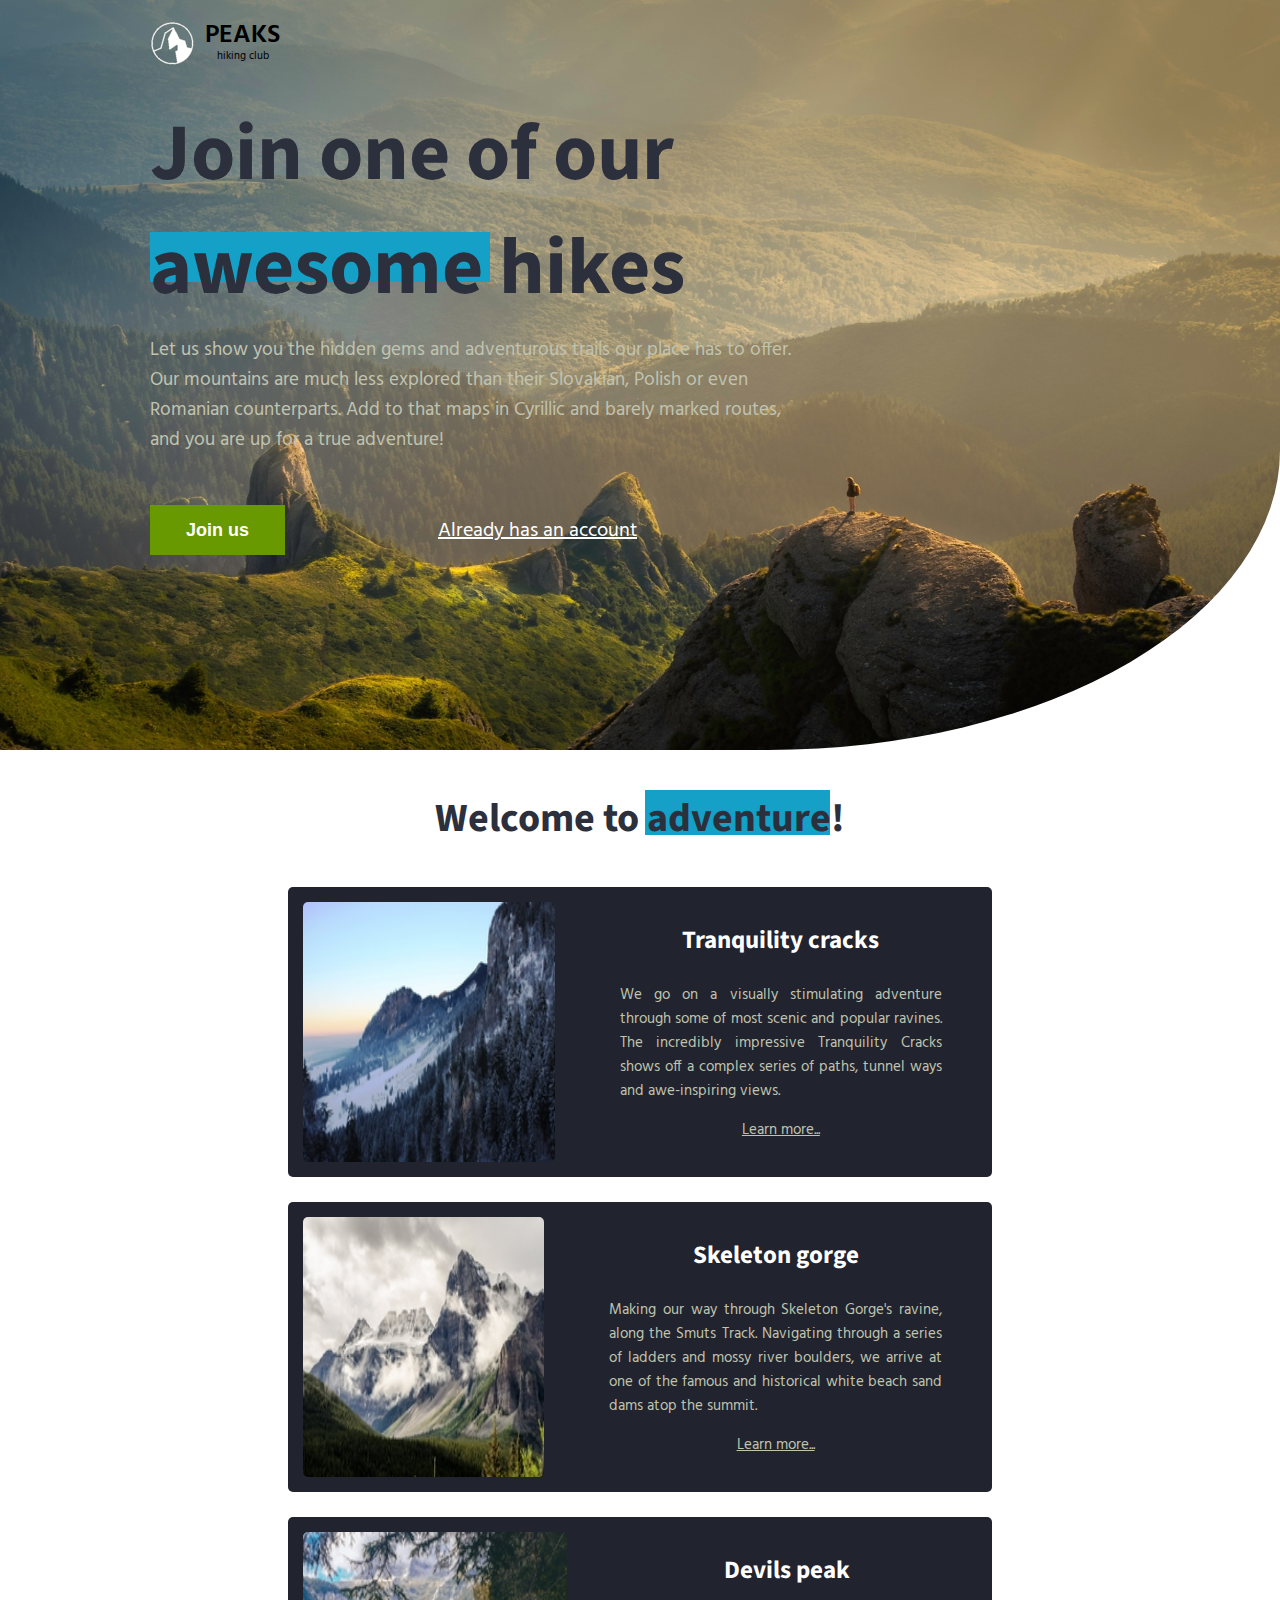
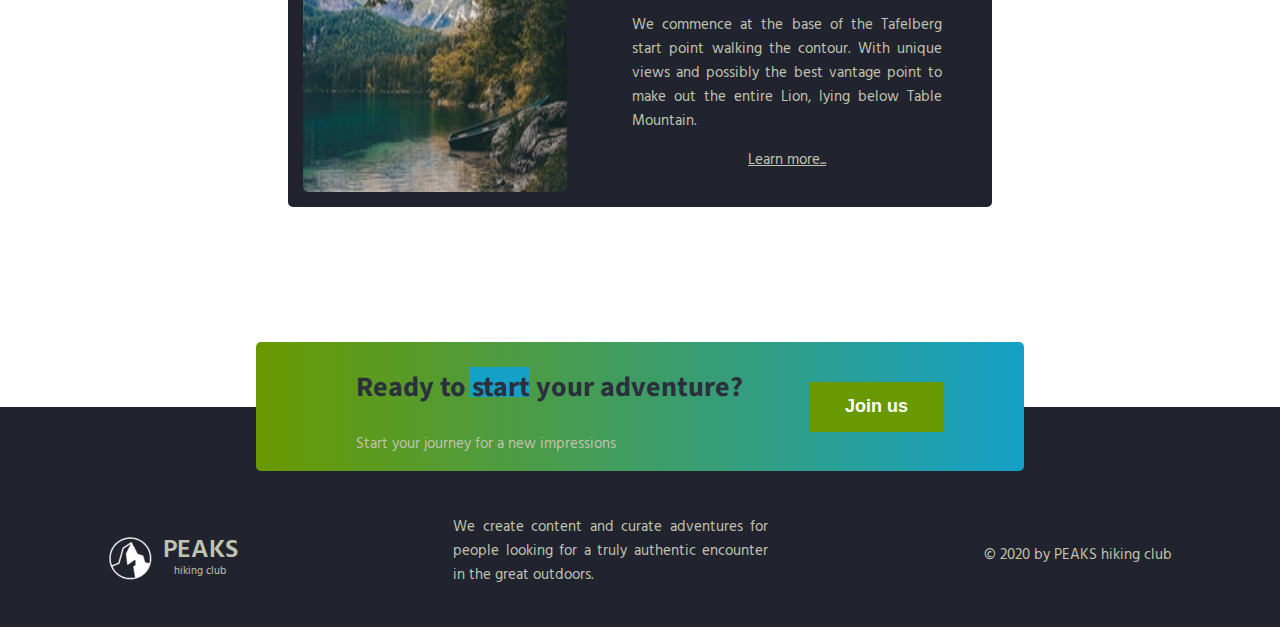
<file: FL13_HW3/homework/index.html>
<!DOCTYPE html>
<html lang="en">

<head>
    <meta charset="UTF-8">
    <meta name="viewport" content="width=device-width, initial-scale=1.0">
    <meta http-equiv="X-UA-Compatible" content="ie=edge">
    <link href="https://fonts.googleapis.com/css?family=Hind:400,600%7CSource+Sans+Pro:400,600,700%7CFresca"
        rel="stylesheet" />

    <!-- Styles should be switched here: -->

    <link rel="stylesheet" type="text/css" href="css/style1.css">
    <!-- <link rel="stylesheet" type="text/css" href="css/style2.css"> -->

    <title>PEAKS hiking club</title>
</head>

<body>
    <header class="header">
        <div class="header-wrap">
            <div class="landing-logo">
                <img src="img/m-logo.png" alt="logo" />
                <p>PEAKS<span>hiking club</span></p>
            </div>
            <p class="header_heading">
                Join one of our awesome hikes
            </p>
            <p class="header_text">
                Let us show you the hidden gems and adventurous trails our place has to offer.
                Our mountains are much less explored than their Slovakian,
                Polish or even Romanian counterparts. Add to that maps in Cyrillic and barely marked routes,
                and you are up for a true adventure!
            </p>
            <div>
                <button class="header_button">Join us</button>
                <a href="#" class="login">Already has an account</a>
            </div>
        </div>
    </header>
    <main class="section">
        <p class="section_text">
            Welcome to adventure!
        </p>
        <div class="section_card_wrap">
            <div class="section_card">
                <img class="section_card_img" src="img/m-1.jpg" alt="experts" />
                <div class="section_card_right_container">
                    <p class="section_card_heading">
                        Tranquility cracks
                    </p>
                    <p class="section_card_text">
                        We go on a visually stimulating adventure through some of most scenic and popular ravines.
                        The incredibly impressive Tranquility Cracks shows off a complex series of paths, tunnel ways
                        and
                        awe-inspiring views.
                    </p>
                    <a href="#" class="section_link">Learn more...</a>
                </div>
            </div>
            <div class="section_card">
                <img class="section_card_img" src="img/m-2.jpg" alt="content formats" />
                <div class="section_card_right_container">
                    <p class="section_card_heading">
                        Skeleton gorge
                    </p>
                    <p class="section_card_text">
                        Making our way through Skeleton Gorge's ravine, along the Smuts Track.
                        Navigating through a series of ladders and mossy river boulders, we arrive at one of the famous
                        and
                        historical white beach sand dams atop the summit.
                    </p>
                    <a href="#" class="section_link">Learn more...</a>
                </div>
            </div>
            <div class="section_card">
                <img class="section_card_img" src="img/m-3.jpg" alt="certificate" />
                <div class="section_card_right_container">
                    <p class="section_card_heading">
                        Devils peak
                    </p>
                    <p class="section_card_text">
                        We commence at the base of the Tafelberg start point walking the contour.
                        With unique views and possibly the best vantage point to make out the entire Lion, lying below
                        Table
                        Mountain.
                    </p>
                    <a href="#" class="section_link">Learn more...</a>
                </div>
            </div>
        </div>
        <div class="section_banner">
            <div class="section_banner_text_wrap">
                <p class="section_banner_heading">
                    Ready to start your adventure?
                </p>
                <p class="section_banner_text">
                    Start your journey for a new impressions
                </p>
            </div>
            <button class="section_banner_button">Join us</button>
        </div>
    </main>
    <footer class="footer">
        <div class="footer-wrap">
            <div class="footer_logo landing-logo">
                <img src="img/m-logo.png" alt="logo" />
                <p>PEAKS<span>hiking club</span></p>
            </div>
            <p class="footer_text">
                We create content and curate adventures for people looking for a truly authentic encounter in the great
                outdoors.
            </p>
            <span class="footer-cr">
                &copy; 2020 by PEAKS hiking club
            </span>
        </div>
    </footer>
</body>

</html>
</file>
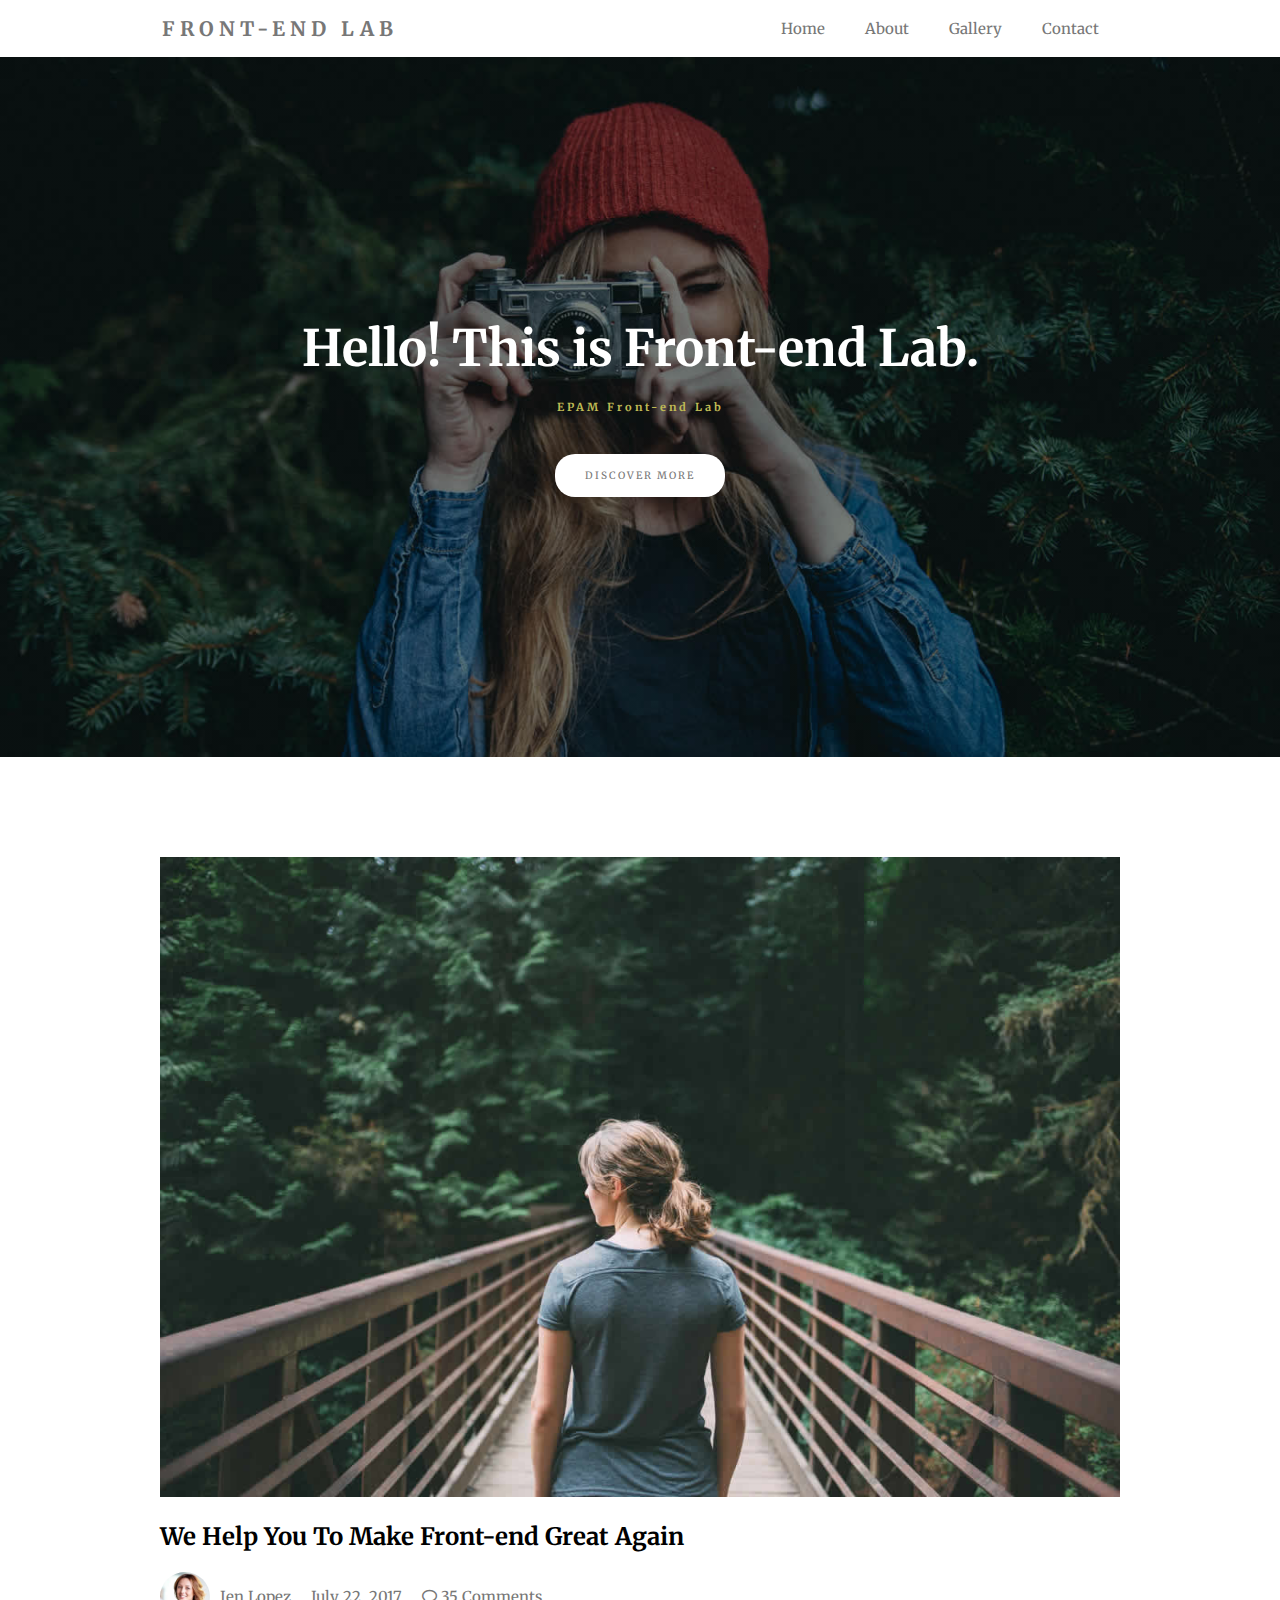
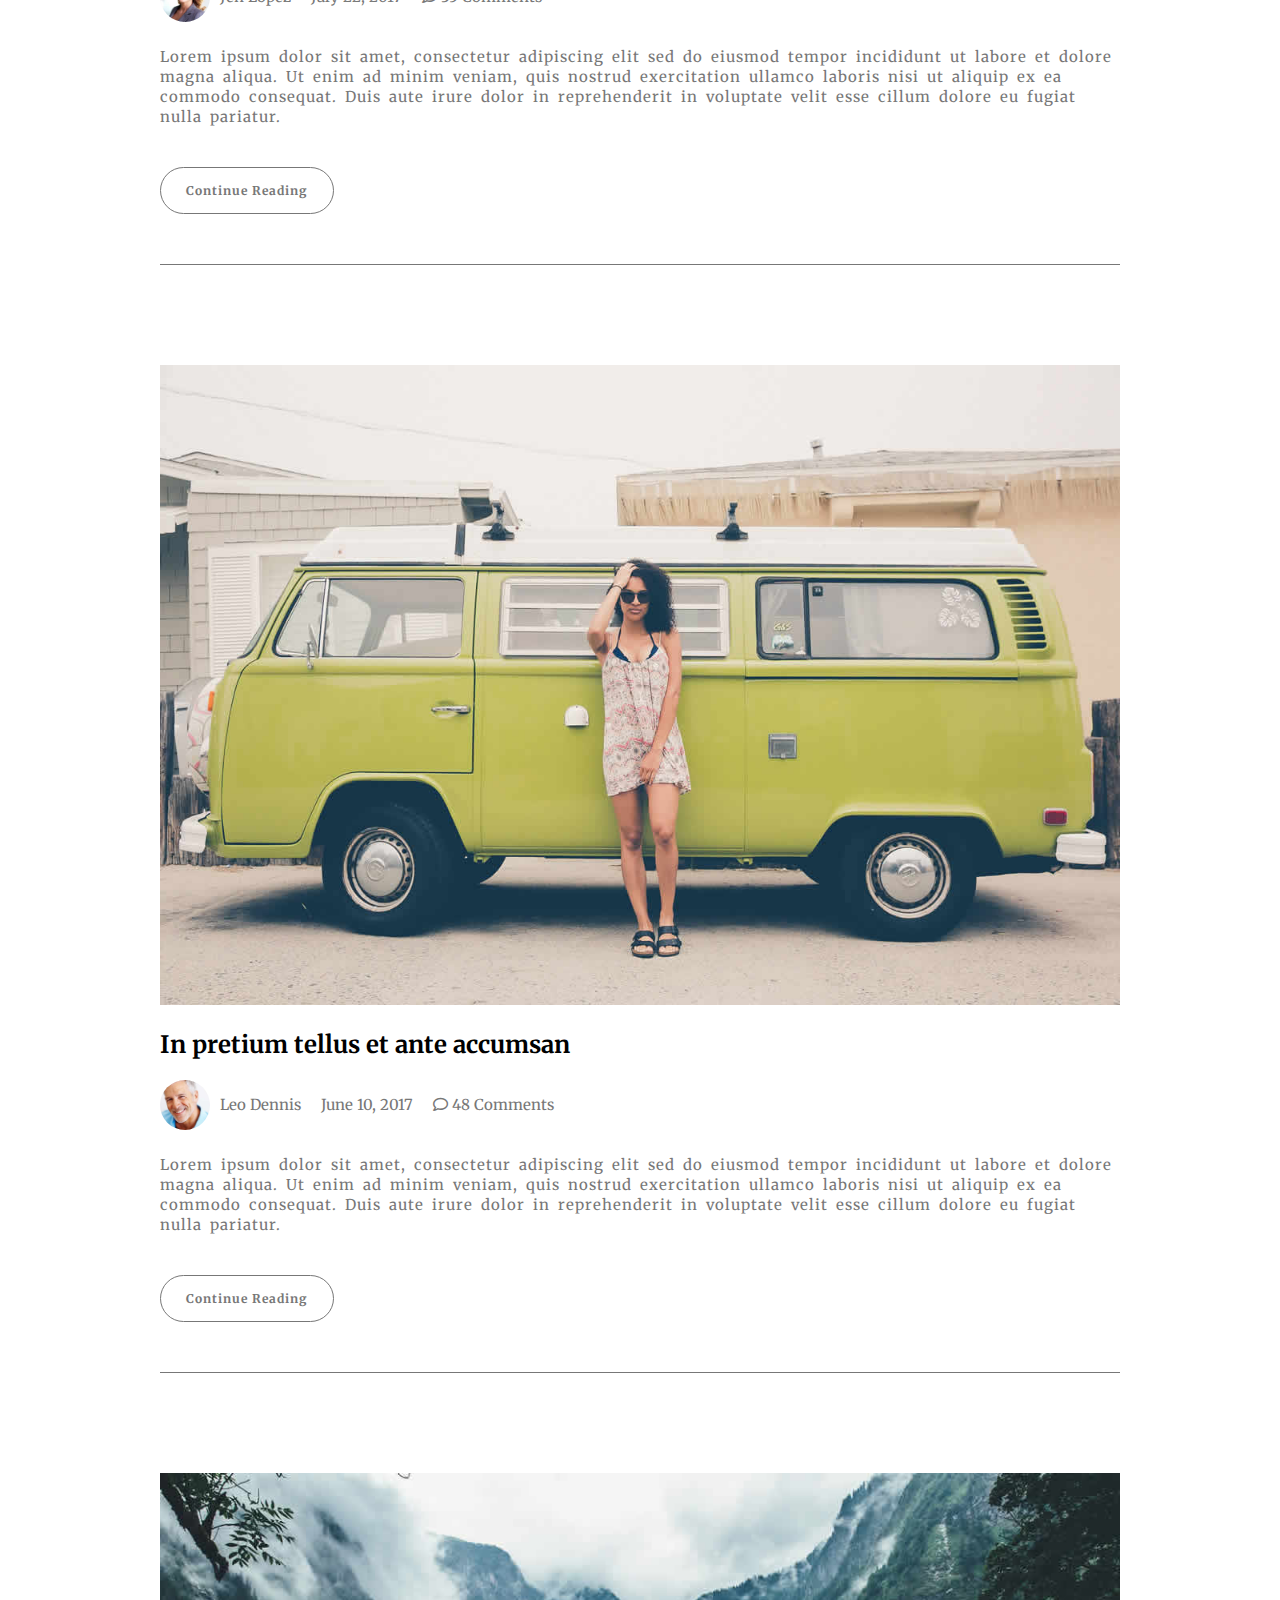
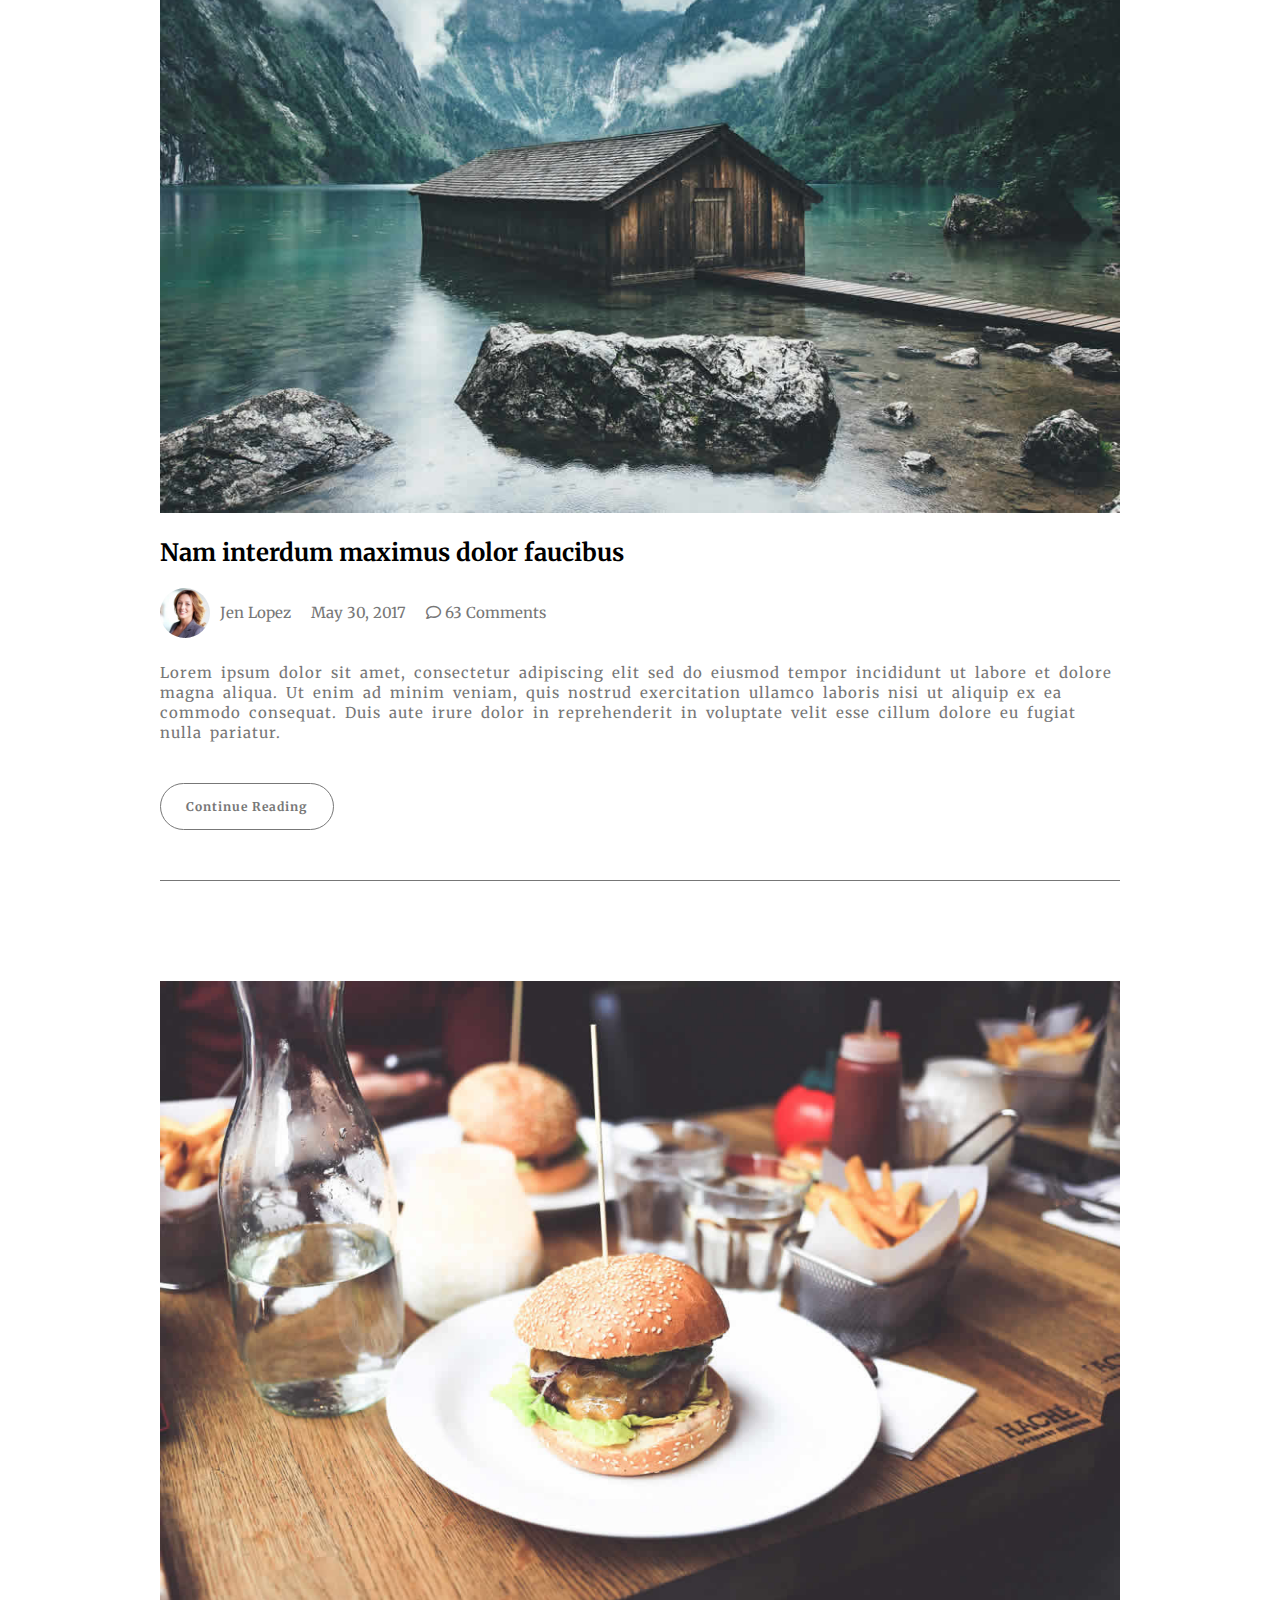
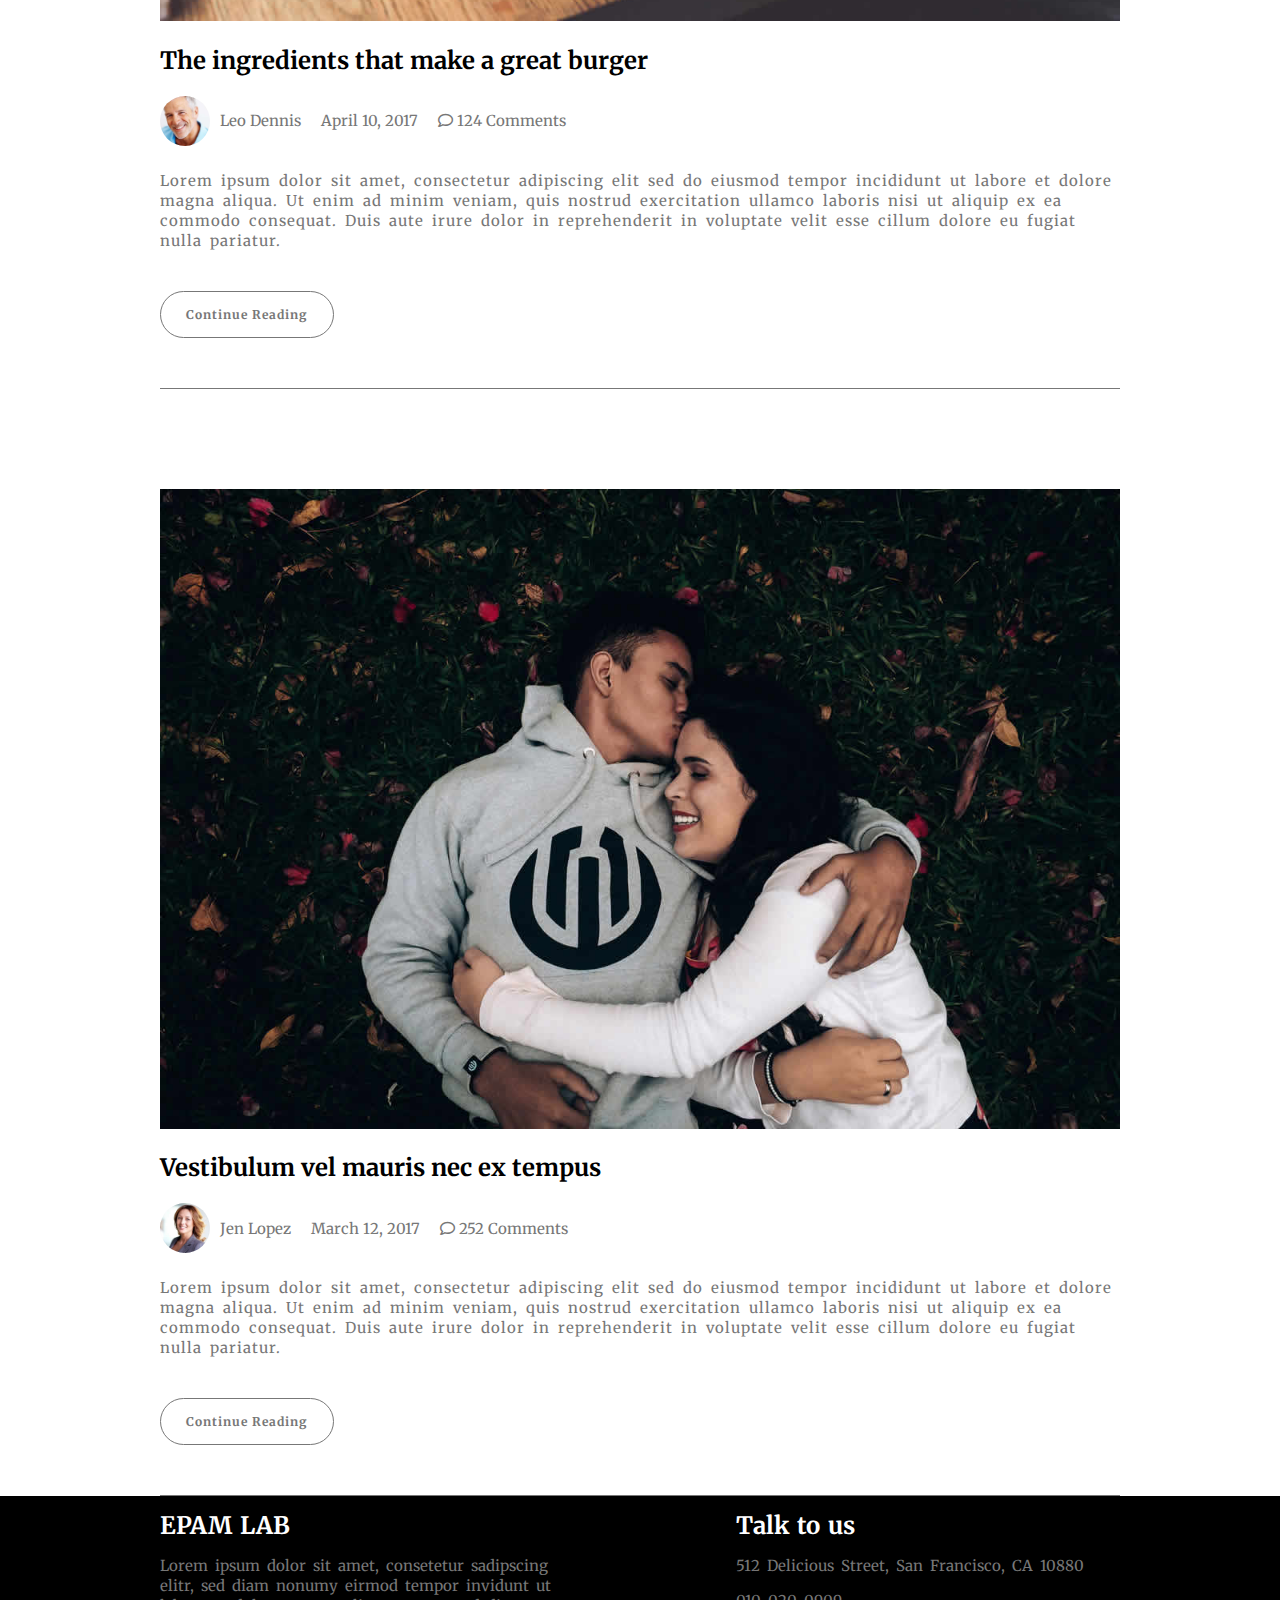
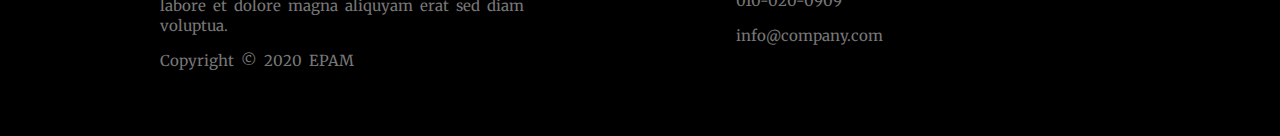
<file: FL13_HW4/homework/index.html>
<!DOCTYPE html>
<html lang="zxx">

<head>
    <meta charset="UTF-8">
    <meta name="viewport" content="width=device-width, initial-scale=1.0">

    <title>CSS Layouts HW</title>

    <link rel="stylesheet" href="css/style.css">
    <link rel="stylesheet" href="https://use.fontawesome.com/releases/v5.7.2/css/all.css">
</head>

<body>
    <header>
        <div class="sidebar">
            <h1 id="text-title">Front-end Lab</h1>
            <nav class="main-nav">
                <ul>
                    <li class="nav-item"><a class="item-link" href="#">Home</a></li>
                    <li class="nav-item"><a class="item-link" href="#">About</a></li>
                    <li class="nav-item"><a class="item-link" href="#">Gallery</a></li>
                    <li class="nav-item"><a class="item-link" href="#">Contact</a></li>
                </ul>
            </nav>
        </div>

        <section class="hero-container">
            <div class="banner">
                <p id="banner-title">
                    Hello! This is Front-end Lab.
                </p>
                <p class="banner-text">
                    EPAM Front-end Lab
                </p>
                <div class="banner-btn"><a href="#">Discover More</a></div>
            </div>
        </section>
    </header>

    <main>


        <section class="article">
            <figure>
                <img class="title-picture" src="img/blog-image1.jpg" alt="title-picture">
            </figure>

            <div class="article-text">
                <h2>We Help You To Make Front-end Great Again</h2>

                <figure class="data-published">
                    <img class="photo-author" src="img/author-image1.jpg" alt="author">
                    <span class="name-author">
                        Jen Lopez
                    </span>
                    <span class="date-article">
                        <time datetime="2017-07-22">July 22, 2017</time>
                    </span>
                    <span class="comments-article">
                        <i class="far fa-comment"><span> 35 Comments</span> </i>
                    </span>
                </figure>

                <p>
                    Lorem ipsum dolor sit amet, consectetur adipiscing elit sed do eiusmod tempor incididunt ut
                    labore et dolore magna
                    aliqua. Ut enim ad minim veniam, quis nostrud exercitation ullamco laboris nisi ut aliquip
                    ex ea commodo consequat. Duis
                    aute irure dolor in reprehenderit in voluptate velit esse cillum dolore eu fugiat nulla
                    pariatur.
                </p>

                <div class="article-btn"><a href="#">Continue Reading</a></div>
            </div>
        </section>

        <section class="article">
            <figure>
                <img class="title-picture" src="img/blog-image2.jpg" alt="title-picture">
            </figure>

            <div class="article-text">
                <h2>In pretium tellus et ante accumsan</h2>

                <figure class="data-published">
                    <img class="photo-author" src="img/author-image2.jpg" alt="author">
                    <span class="name-author">
                        Leo Dennis
                    </span>
                    <span class="date-article">
                        <time datetime="2017-06-10">June 10, 2017</time>
                    </span>
                    <span class="comments-article">
                        <i class="far fa-comment"><span> 48 Comments</span> </i>
                    </span>
                </figure>

                <p>
                    Lorem ipsum dolor sit amet, consectetur adipiscing elit sed do eiusmod tempor incididunt ut
                    labore et dolore magna
                    aliqua. Ut enim ad minim veniam, quis nostrud exercitation ullamco laboris nisi ut aliquip
                    ex ea commodo consequat. Duis
                    aute irure dolor in reprehenderit in voluptate velit esse cillum dolore eu fugiat nulla
                    pariatur.
                </p>

                <div class="article-btn"><a href="#">Continue Reading</a></div>
            </div>
        </section>

        <section class="article">
            <figure>
                <img class="title-picture" src="img/blog-image3.jpg" alt="title-picture">
            </figure>

            <div class="article-text">
                <h2>Nam interdum maximus dolor faucibus</h2>

                <figure class="data-published">
                    <img class="photo-author" src="img/author-image1.jpg" alt="author">
                    <span class="name-author">
                        Jen Lopez
                    </span>
                    <span class="date-article">
                        <time datetime="2017-05-30">May 30, 2017</time>
                    </span>
                    <span class="comments-article">
                        <i class="far fa-comment"><span> 63 Comments</span> </i>
                    </span>
                </figure>

                <p>
                    Lorem ipsum dolor sit amet, consectetur adipiscing elit sed do eiusmod tempor incididunt ut
                    labore et dolore magna
                    aliqua. Ut enim ad minim veniam, quis nostrud exercitation ullamco laboris nisi ut aliquip
                    ex ea commodo consequat. Duis
                    aute irure dolor in reprehenderit in voluptate velit esse cillum dolore eu fugiat nulla
                    pariatur.
                </p>

                <div class="article-btn"><a href="#">Continue Reading</a></div>
            </div>
        </section>

        <section class="article">
            <figure>
                <img class="title-picture" src="img/blog-image4.jpg" alt="title-picture">
            </figure>

            <div class="article-text">
                <h2>The ingredients that make a great burger</h2>

                <figure class="data-published">
                    <img class="photo-author" src="img/author-image2.jpg" alt="author">
                    <span class="name-author">
                        Leo Dennis
                    </span>
                    <span class="date-article">
                        <time datetime="2017-04-10">April 10, 2017</time>
                    </span>
                    <span class="comments-article">
                        <i class="far fa-comment"><span> 124 Comments</span> </i>
                    </span>
                </figure>

                <p>
                    Lorem ipsum dolor sit amet, consectetur adipiscing elit sed do eiusmod tempor incididunt ut
                    labore et dolore magna
                    aliqua. Ut enim ad minim veniam, quis nostrud exercitation ullamco laboris nisi ut aliquip
                    ex ea commodo consequat. Duis
                    aute irure dolor in reprehenderit in voluptate velit esse cillum dolore eu fugiat nulla
                    pariatur.
                </p>

                <div class="article-btn"><a href="#">Continue Reading</a></div>
            </div>
        </section>

        <section class="article">
            <figure>
                <img class="title-picture" src="img/blog-image5.jpg" alt="title-picture">
            </figure>

            <div class="article-text">
                <h2>Vestibulum vel mauris nec ex tempus</h2>

                <figure class="data-published">
                    <img class="photo-author" src="img/author-image1.jpg" alt="author">
                    <span class="name-author">
                        Jen Lopez
                    </span>
                    <span class="date-article">
                        <time datetime="2017-03-12">March 12, 2017</time>
                    </span>
                    <span class="comments-article">
                        <i class="far fa-comment"><span> 252 Comments</span> </i>
                    </span>
                </figure>

                <p>
                    Lorem ipsum dolor sit amet, consectetur adipiscing elit sed do eiusmod tempor incididunt ut
                    labore et dolore magna
                    aliqua. Ut enim ad minim veniam, quis nostrud exercitation ullamco laboris nisi ut aliquip
                    ex ea commodo consequat. Duis
                    aute irure dolor in reprehenderit in voluptate velit esse cillum dolore eu fugiat nulla
                    pariatur.
                </p>

                <div class="article-btn"><a href="#">Continue Reading</a></div>
            </div>
        </section>
    </main>

    <footer>
        <div class="company-info">
            <h2>EPAM LAB</h2>
            <p>
                Lorem ipsum dolor sit amet, consetetur sadipscing elitr, sed diam nonumy eirmod tempor invidunt ut
                labore et dolore
                magna aliquyam erat sed diam voluptua.
            </p>
            <p>Copyright © 2020 EPAM</p>
        </div>
        <div class="contacts">
            <h2>Talk to us</h2>
            <p>512 Delicious Street, San Francisco, CA 10880</p>
            <p>010-020-0909</p>
            <p>info@company.com</p>
        </div>
    </footer>

</body>

</html>
</file>
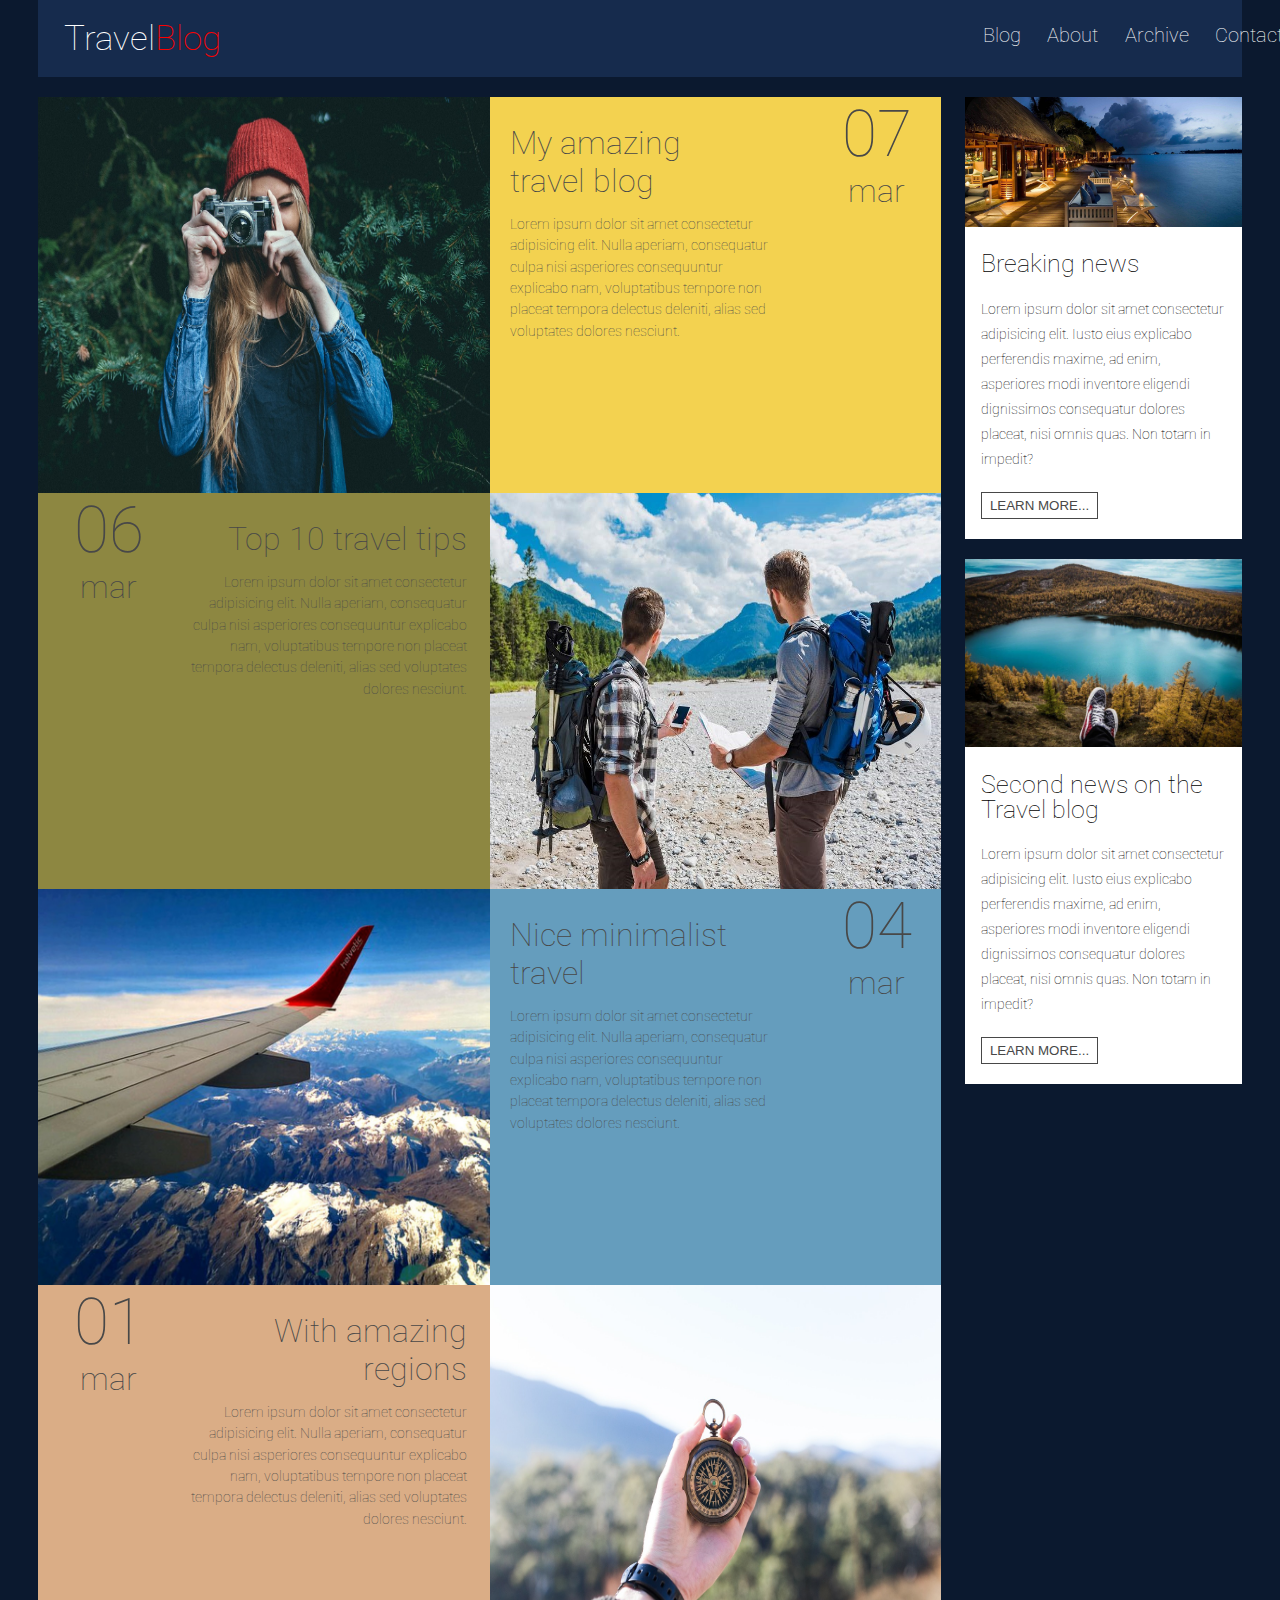
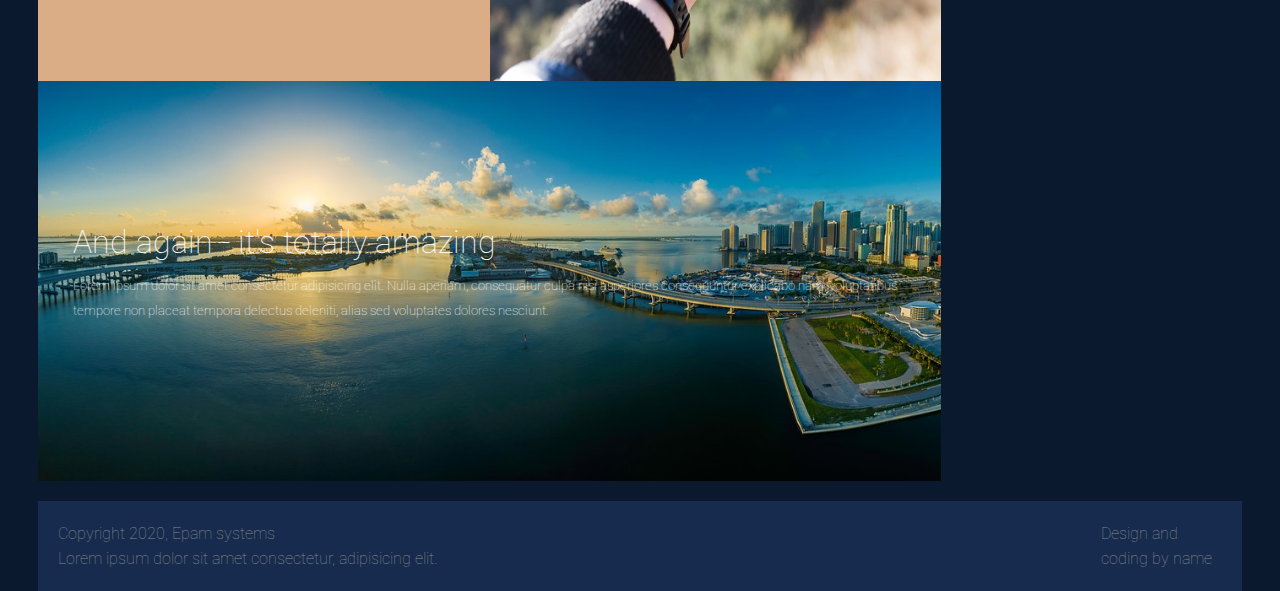
<file: FL13_HW5/homework/index.html>
<!DOCTYPE html>
<html lang="zxx">

<head>
  <meta charset="UTF-8">
  <meta name="viewport" content="width=device-width, initial-scale=1.0">
  <meta http-equiv="X-UA-Compatible" content="ie=edge">
  <link rel="stylesheet" href="./css/styles.css">
  <link href='https://fonts.googleapis.com/css?family=Roboto:400,100,300,700&subset=latin,latin-ext' rel='stylesheet'
    type='text/css'>
  <link rel="stylesheet" href="https://use.fontawesome.com/releases/v5.7.2/css/all.css">
  <title>Responsive</title>
</head>

<body>
  <header>
    <div class="sidebar">

      <p class="logo">Travel<span>Blog</span></p>

      <nav class="nav-menu">
        <i class="fas fa-bars"></i>
        <ul class="menu">
          <li><a href="#">Blog</a></li>
          <li><a href="#">About</a></li>
          <li><a href="#">Archive</a></li>
          <li><a href="#">Contact</a></li>
        </ul>
      </nav>
    </div>
  </header>
  <main>
    <aside class="aside">
      <section class="news">
        <div class="news-item">
          <figure>
            <img src="img/news1.jpg" alt="News1">
          </figure>
          <div class="news-item-data">
            <h2 class="header-news">Breaking news</h2>
            <p>Lorem ipsum dolor sit amet consectetur adipisicing elit. Iusto eius explicabo perferendis maxime, ad
              enim, asperiores
              modi inventore eligendi dignissimos consequatur dolores placeat, nisi omnis quas. Non totam in impedit?
            </p>
            <button class="news-item-btn">Learn more...</button>
          </div>
        </div>

        <div class=" news-item">
          <figure>
            <img src="img/news2.jpg" alt="News2">
          </figure>
          <div class="news-item-data">
            <h2 class="header-news">Second news on the Travel blog</h2>
            <p>Lorem ipsum dolor sit amet consectetur adipisicing elit. Iusto eius explicabo perferendis maxime,
              ad
              enim, asperiores
              modi inventore eligendi dignissimos consequatur dolores placeat, nisi omnis quas. Non totam in
              impedit?
            </p>
            <button class="news-item-btn">Learn more...</button>
          </div>
        </div>
      </section>
    </aside>

    <section class="posts">
      <div class="post">
        <figure>
          <img src="img/post1.jpg" alt="Post1">
        </figure>
        <div class=post-data>
          <div class="text-post">
            <h2 class="header-post">My amazing travel blog</h2>
            <p>
              Lorem ipsum dolor sit amet consectetur adipisicing elit. Nulla aperiam, consequatur culpa
              nisi asperiores
              consequuntur
              explicabo nam, voluptatibus tempore non placeat tempora delectus deleniti, alias sed
              voluptates dolores
              nesciunt.
            </p>
          </div>
          <div class="time">
            <p class="digit">07</p>mar
          </div>
        </div>
      </div>

      <div class="post">
        <figure>
          <img src="img/post2.jpg" alt="Post2">
        </figure>
        <div class=post-data>
          <div class="text-post">
            <h2 class="header-post">Top 10 travel tips</h2>
            <p>
              Lorem ipsum dolor sit amet consectetur adipisicing elit. Nulla aperiam, consequatur culpa
              nisi asperiores
              consequuntur
              explicabo nam, voluptatibus tempore non placeat tempora delectus deleniti, alias sed
              voluptates dolores
              nesciunt.
            </p>
          </div>
          <div class="time">
            <p class="digit">06</p>mar
          </div>
        </div>
      </div>

      <div class="post">
        <figure>
          <img src="img/post3.jpg" alt="Post3">
        </figure>
        <div class=post-data>
          <div class="text-post">
            <h2 class="header-post">Nice minimalist travel</h2>
            <p>
              Lorem ipsum dolor sit amet consectetur adipisicing elit. Nulla aperiam, consequatur culpa
              nisi asperiores
              consequuntur
              explicabo nam, voluptatibus tempore non placeat tempora delectus deleniti, alias sed
              voluptates dolores
              nesciunt.
            </p>
          </div>
          <div class="time">
            <p class="digit">04</p>mar
          </div>
        </div>
      </div>

      <div class="post">
        <figure>
          <img src="img/post4.jpg" alt="Post4">
        </figure>
        <div class=post-data>
          <div class="text-post">
            <h2 class="header-post">With amazing regions</h2>
            <p>
              Lorem ipsum dolor sit amet consectetur adipisicing elit. Nulla aperiam, consequatur culpa
              nisi asperiores
              consequuntur
              explicabo nam, voluptatibus tempore non placeat tempora delectus deleniti, alias sed
              voluptates dolores
              nesciunt.
            </p>
          </div>
          <div class="time">
            <p class="digit">01</p>mar
          </div>
        </div>
      </div>

      <div class="last-post">
        <div class=last-post-data>
          <h2 class="header-post">And again - it's totally amazing</h2>
          <p class="last-text-post">
            Lorem ipsum dolor sit amet consectetur adipisicing elit. Nulla aperiam, consequatur culpa
            nisi asperiores
            consequuntur
            explicabo nam, voluptatibus tempore non placeat tempora delectus deleniti, alias sed
            voluptates dolores
            nesciunt.
          </p>
        </div>
      </div>
    </section>

  </main>
  <footer>
    <p class="company-info">
      Copyright 2020, Epam systems<br>
      Lorem ipsum dolor sit amet consectetur, adipisicing elit.
    </p>
    <p class="page-info">
      Design and coding
      by name
    </p>
  </footer>
</body>

</html>
</file>
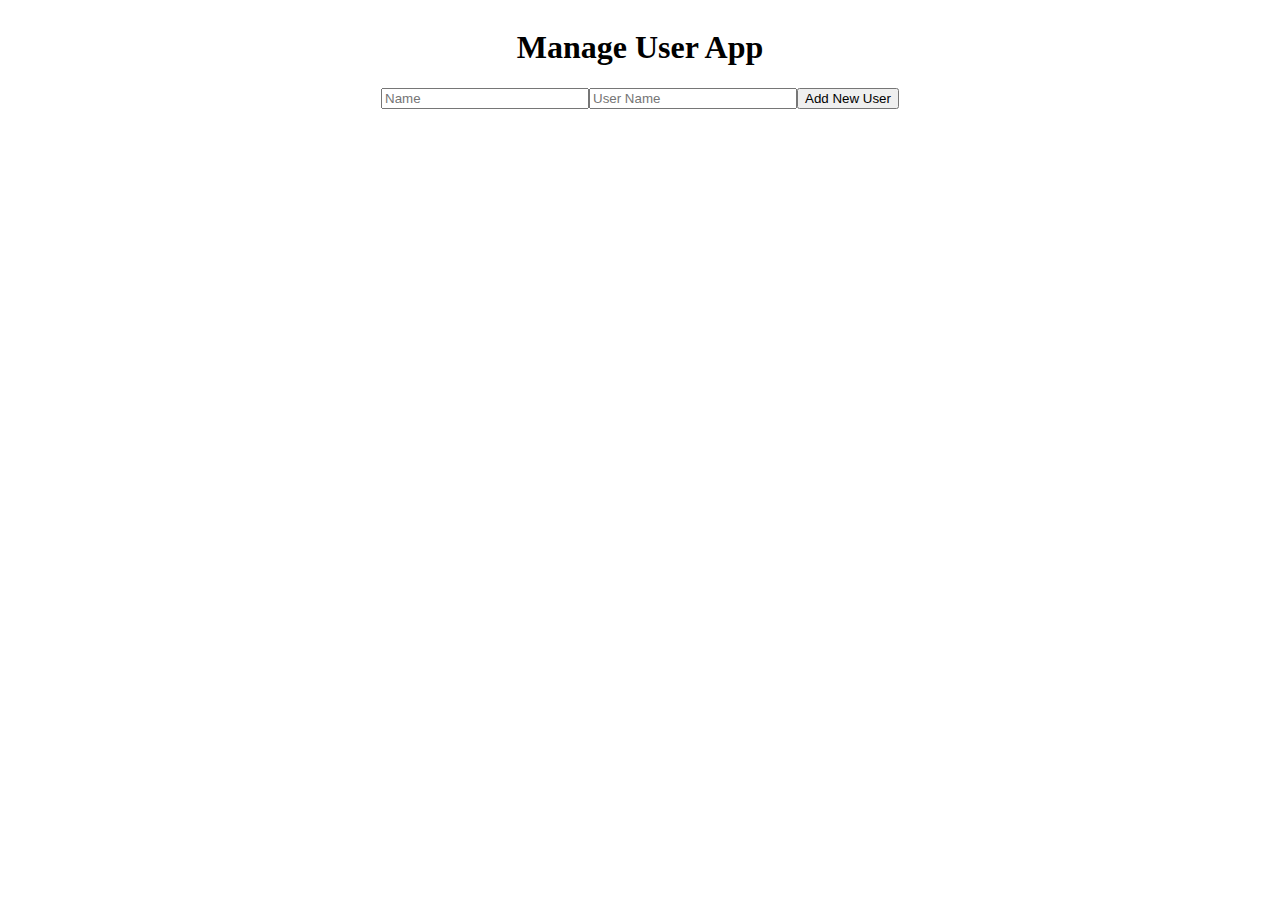
<file: FL13_HW16/homework/app/index.html>
<!DOCTYPE html>
<html lang="en">
<head>
  <meta charset="UTF-8">
  <meta name="viewport" content="width=device-width, initial-scale=1.0">
  <link rel="stylesheet" type="text/css" href="./styles/index.css">
  <title>UserList</title>
</head>
<body>
  <div id="app-container"></div>
  <script src="./js/index.js"></script>
</body>
</html>
</file>
<file: FL13_HW1/homework/style.css>
html,body,div,span,applet,object,iframe,h1,h2,h3,h4,h5,h6,p,blockquote,pre,a,abbr,acronym,address,big,cite,code,del,dfn,em,font,img,ins,kbd,q,s,samp,small,strike,strong,sub,sup,tt,var,b,u,i,center,dl,dt,dd,ol,ul,li,fieldset,form,label,legend,table,caption,tbody,tfoot,thead,tr,th,td{background:transparent;border:0;margin:0;padding:0;vertical-align:baseline}body{line-height:1}h1,h2,h3,h4,h5,h6{clear:both;font-weight:normal}ol,ul{list-style:none}blockquote{quotes:none}blockquote:before,blockquote:after{content:'';content:none}del{text-decoration:line-through}table{border-collapse:collapse;border-spacing:0}a img{border:0}#container{float:left;margin:0 -240px 0 0;width:100%}#primary,#secondary{float:right;overflow:hidden;width:220px}#secondary{clear:right}#footer{clear:both;width:100%}.one-column #content{margin:0 auto;width:640px}.single-attachment #content{margin:0 auto;width:900px}body,input,textarea,.page-title span,.pingback a.url{font-family:Georgia,"Bitstream Charter",serif}h3#comments-title,h3#reply-title,#access .menu,#access div.menu ul,#cancel-comment-reply-link,.form-allowed-tags,#site-info,#site-title,#wp-calendar,.comment-meta,.comment-body tr th,.comment-body thead th,.entry-content label,.entry-content tr th,.entry-content thead th,.entry-meta,.entry-title,.entry-utility,#respond label,.navigation,.page-title,.pingback p,.reply,.widget-title,.wp-caption-text{font-family:"Helvetica Neue",Arial,Helvetica,"Nimbus Sans L",sans-serif}input[type="submit"]{font-family:"Helvetica Neue",Arial,Helvetica,"Nimbus Sans L",sans-serif}pre{font-family:"Courier 10 Pitch",Courier,monospace}code{font-family:Monaco,Consolas,"Andale Mono","DejaVu Sans Mono",monospace}#access .menu-header,div.menu,#colophon,#branding,#main,#wrapper{margin:0 auto;width:940px}#wrapper{background:#fff;margin-top:20px;padding:0 20px}#footer-widget-area{overflow:hidden}#footer-widget-area .widget-area{float:left;margin-right:20px;width:220px}#footer-widget-area #fourth{margin-right:0}#site-info{float:left;font-size:14px;font-weight:bold;width:700px}#site-generator{float:right;width:220px}body{background:#f1f1f1}body,input,textarea{color:#666;font-size:12px;line-height:18px}hr{background-color:#e7e7e7;border:0;clear:both;height:1px;margin-bottom:18px}p{margin-bottom:18px}ul{list-style:square;margin:0 0 18px 1.5em}ol{list-style:decimal;margin:0 0 18px 1.5em}ol ol{list-style:upper-alpha}ol ol ol{list-style:lower-roman}ol ol ol ol{list-style:lower-alpha}ul ul,ol ol,ul ol,ol ul{margin-bottom:0}dl{margin:0 0 24px 0}dt{font-weight:bold}dd{margin-bottom:18px}strong{font-weight:bold}cite,em,i{font-style:italic}big{font-size:131.25%}ins{background:#ffc;text-decoration:none}blockquote{font-style:italic;padding:0 3em}blockquote cite,blockquote em,blockquote i{font-style:normal}pre{background:#f7f7f7;color:#222;line-height:18px;margin-bottom:18px;overflow:auto;padding:1.5em}abbr,acronym{cursor:help}sup,sub{height:0;line-height:1;position:relative;vertical-align:baseline}sup{bottom:1ex}sub{top:.5ex}small{font-size:smaller}input{margin-bottom:10px}input[type="text"],input[type="password"],input[type="email"],input[type="url"],input[type="number"],textarea{background:#f9f9f9;border:1px solid #ccc;box-shadow:inset 1px 1px 1px rgba(0,0,0,0.1);-moz-box-shadow:inset 1px 1px 1px rgba(0,0,0,0.1);-webkit-box-shadow:inset 1px 1px 1px rgba(0,0,0,0.1);padding:2px}a:link{color:#06c}a:visited{color:#743399}a:active,a:hover{color:#ff4b33}.screen-reader-text{clip:rect(1px,1px,1px,1px);overflow:hidden;position:absolute !important;height:1px;width:1px}#header{padding:30px 0 0 0}#site-title{float:left;font-size:30px;line-height:36px;margin:0 0 18px 0;width:700px}#site-title a{color:#000;font-weight:bold;text-decoration:none}#site-description{color:#000;clear:right;float:right;font-style:italic;margin:15px 0 18px 0;opacity:.65;width:220px}#branding img{border-top:4px solid #000;border-bottom:1px solid #000;display:block;float:left}#access{background:#000;display:block;float:left;margin:0 auto;width:940px}#access .menu-header,div.menu{font-size:13px;margin-left:12px;width:928px}#access .menu-header ul,div.menu ul{list-style:none;margin:0}#access .menu-header li,div.menu li{float:left;position:relative}#access a{color:#aaa;display:block;line-height:38px;padding:0 10px;text-decoration:none}#access ul ul{box-shadow:0 3px 3px rgba(0,0,0,0.2);-moz-box-shadow:0 3px 3px rgba(0,0,0,0.2);-webkit-box-shadow:0 3px 3px rgba(0,0,0,0.2);display:none;position:absolute;top:38px;left:0;float:left;width:180px;z-index:99999}#access ul ul li{min-width:180px}#access ul ul ul{left:100%;top:0}#access ul ul a{background:#333;line-height:1em;padding:10px;width:160px;height:auto}#access li:hover>a,#access ul ul:hover>a{background:#333;color:#fff}#access ul li:hover>ul{display:block}#access ul li.current_page_item>a,#access ul li.current_page_ancestor>a,#access ul li.current-menu-ancestor>a,#access ul li.current-menu-item>a,#access ul li.current-menu-parent>a{color:#fff}* html #access ul li.current_page_item a,* html #access ul li.current_page_ancestor a,* html #access ul li.current-menu-ancestor a,* html #access ul li.current-menu-item a,* html #access ul li.current-menu-parent a,* html #access ul li a:hover{color:#fff}#main{clear:both;overflow:hidden;padding:40px 0 0 0}#content{margin-bottom:36px}#content,#content input,#content textarea{color:#333;font-size:16px;line-height:24px}#content p,#content ul,#content ol,#content dd,#content pre,#content hr{margin-bottom:24px}#content ul ul,#content ol ol,#content ul ol,#content ol ul{margin-bottom:0}#content pre,#content kbd,#content tt,#content var{font-size:15px;line-height:21px}#content code{font-size:13px}#content dt,#content th{color:#000}#content h1,#content h2,#content h3,#content h4,#content h5,#content h6{color:#000;line-height:1.5em;margin:0 0 20px 0}#content table{border:1px solid #e7e7e7;margin:0 -1px 24px 0;text-align:left;width:100%}#content tr th,#content thead th{color:#777;font-size:12px;font-weight:bold;line-height:18px;padding:9px 24px;border-right:1px solid #e7e7e7}#content tr td{border-top:1px solid #e7e7e7;padding:6px 24px;border-right:1px solid #e7e7e7}#content tr.odd td{background:#f2f7fc}.hentry{margin:0 0 48px 0}.home .sticky{background:#f2f7fc;border-top:4px solid #000;margin-left:-20px;margin-right:-20px;padding:18px 20px}.single .hentry{margin:0 0 36px 0}.page-title{color:#000;font-size:14px;font-weight:bold;margin:0 0 36px 0}.page-title span{color:#333;font-size:16px;font-style:italic;font-weight:normal}.page-title a:link,.page-title a:visited{color:#777;text-decoration:none}.page-title a:active,.page-title a:hover{color:#ff4b33}#content .entry-title{color:#000;font-size:21px;font-weight:bold;line-height:1.3em;margin-bottom:0}.entry-title a:link,.entry-title a:visited{color:#000;text-decoration:none}.entry-title a:active,.entry-title a:hover{color:#ff4b33}.entry-meta{color:#777;font-size:12px}.entry-meta abbr,.entry-utility abbr{border:0}.entry-meta abbr:hover,.entry-utility abbr:hover{border-bottom:1px dotted #666}.single-author .by-author{position:absolute !important;clip:rect(1px 1px 1px 1px);clip:rect(1px,1px,1px,1px)}.entry-content,.entry-summary{clear:both;padding:12px 0 0 0}.entry-content .more-link{white-space:nowrap}#content .entry-summary p:last-child{margin-bottom:12px}.entry-content fieldset{border:1px solid #e7e7e7;margin:0 0 24px 0;padding:24px}.entry-content fieldset legend{background:#fff;color:#000;font-weight:bold;padding:0 24px}.entry-content input{margin:0 0 24px 0}.entry-content input.file,.entry-content input.button{margin-right:24px}.entry-content label{color:#777;font-size:12px}.entry-content select{margin:0 0 24px 0}.entry-content sup,.entry-content sub{font-size:10px}.entry-content blockquote.left{float:left;margin-left:0;margin-right:24px;text-align:right;width:33%}.entry-content blockquote.right{float:right;margin-left:24px;margin-right:0;text-align:left;width:33%}.page-link{clear:both;color:#000;font-weight:bold;line-height:48px;word-spacing:.5em}.page-link a:link,.page-link a:visited{background:#f1f1f1;color:#333;font-weight:normal;padding:.5em .75em;text-decoration:none}.home .sticky .page-link a{background:#d9e8f7}.page-link a:active,.page-link a:hover{color:#ff4b33}body.page .edit-link{clear:both;display:block}#entry-author-info{background:#f2f7fc;border-top:4px solid #000;clear:both;font-size:14px;line-height:20px;margin:24px 0;overflow:hidden;padding:18px 20px}#entry-author-info #author-avatar{background:#fff;border:1px solid #e7e7e7;float:left;height:60px;margin:0 -104px 0 0;padding:11px}#entry-author-info #author-description{float:left;margin:0 0 0 104px}#entry-author-info h2{color:#000;font-size:100%;font-weight:bold;margin-bottom:0}.entry-utility{clear:both;color:#777;font-size:12px;line-height:18px}.entry-meta a,.entry-utility a{color:#777}.entry-meta a:hover,.entry-utility a:hover{color:#ff4b33}#content .video-player{padding:0}.format-standard .wp-video,.format-standard .wp-audio-shortcode,.format-audio .wp-audio-shortcode,.format-standard .video-player{margin-bottom:24px}.home #content .format-aside p,.home #content .category-asides p{font-size:14px;line-height:20px;margin-bottom:10px;margin-top:0}.format-gallery .size-thumbnail img,.category-gallery .size-thumbnail img{border:10px solid #f1f1f1;margin-bottom:0}.format-gallery .gallery-thumb,.category-gallery .gallery-thumb{float:left;margin-right:20px;margin-top:-4px}.home #content .format-gallery .entry-utility,.home #content .category-gallery .entry-utility{padding-top:4px}.attachment .entry-content .entry-caption{font-size:140%;margin-top:24px}.attachment .entry-content .nav-previous a:before{content:'\2190\00a0'}.attachment .entry-content .nav-next a:after{content:'\00a0\2192'}#content img.size-auto,#content img.size-full,#content img.size-large,#content img.size-medium,#content .entry-attachment img,#content .widget-container img{max-width:100%;height:auto}#ie8 #content img.size-auto,#ie8 #content img.size-full,#ie8 #content img.size-large,#ie8 #content img.size-medium,#ie8 #content .entry-attachment img{width:auto}.alignleft,img.alignleft{display:inline;float:left;margin-right:24px;margin-top:4px}.alignright,img.alignright{display:inline;float:right;margin-left:24px;margin-top:4px}.aligncenter,img.aligncenter{clear:both;display:block;margin-left:auto;margin-right:auto}img.alignleft,img.alignright,img.aligncenter{margin-bottom:12px}.wp-caption{background:#f1f1f1;line-height:18px;margin-bottom:20px;max-width:100%;padding:4px;text-align:center}.wp-caption img{margin:5px 5px 0;max-width:622px}.wp-caption p.wp-caption-text{color:#777;font-size:12px;margin:5px}.wp-smiley{margin:0}.gallery{margin:0 auto 18px}.gallery .gallery-item{float:left;margin-top:0;text-align:center}.gallery-columns-1 .gallery-item{width:100%}.gallery-columns-2 .gallery-item{width:50%}.gallery-columns-3 .gallery-item{width:33%}.gallery-columns-4 .gallery-item{width:25%}.gallery-columns-5 .gallery-item{width:20%}.gallery-columns-6 .gallery-item{width:16%}.gallery-columns-7 .gallery-item{width:14%}.gallery-columns-8 .gallery-item{width:12%}.gallery-columns-9 .gallery-item{width:11%}.gallery-columns-1 img{max-width:620px}.gallery-columns-2 img{max-width:288px}.gallery-columns-3 img{max-width:177px}.gallery-columns-4 img{max-width:122px}.gallery-columns-5 img{max-width:88px}.gallery-columns-6 img{max-width:66px}.gallery-columns-7 img{max-width:50px}.gallery-columns-8 img{max-width:39px}.gallery-columns-9 img{max-width:29px}.gallery-item img{height:auto}.gallery-columns-2 .attachment-medium{max-width:92%;height:auto}.gallery-columns-4 .attachment-thumbnail{max-width:84%;height:auto}.gallery .gallery-caption{color:#777;font-size:12px;margin:0 0 12px}.gallery dl{margin:0}.gallery img{border:10px solid #f1f1f1}.gallery br+br{display:none}#content .entry-attachment img{display:block;margin:0 auto}.navigation{color:#777;font-size:12px;line-height:18px;overflow:hidden}.navigation a:link,.navigation a:visited{color:#777;text-decoration:none}.navigation a:active,.navigation a:hover{color:#ff4b33}.nav-previous{float:left;width:50%}.nav-next{float:right;text-align:right;width:50%}#nav-above{margin:0 0 18px 0}#nav-above{display:none}.paged #nav-above,.single #nav-above{display:block}#nav-below{margin:-18px 0 0 0}#comments{clear:both}#comments .navigation{padding:0 0 18px 0}h3#comments-title,h3#reply-title{color:#000;font-size:20px;font-weight:bold;margin-bottom:0}h3#comments-title{padding:24px 0}.commentlist{list-style:none;margin:0}.commentlist li.comment{border-bottom:1px solid #e7e7e7;line-height:24px;margin:0 0 24px 0;padding:0 0 0 56px;position:relative}.commentlist li:last-child{border-bottom:0;margin-bottom:0}#comments .comment-body ul,#comments .comment-body ol{margin-bottom:18px}#comments .comment-body p:last-child{margin-bottom:6px}#comments .comment-body blockquote p:last-child{margin-bottom:24px}.commentlist ol{list-style:decimal}.commentlist .avatar{position:absolute;top:4px;left:0}.comment-author cite{color:#000;font-style:normal;font-weight:bold}.comment-author .says{font-style:italic}.comment-meta{font-size:12px;margin:0 0 18px 0}.comment-meta a:link,.comment-meta a:visited{color:#777;text-decoration:none}.comment-meta a:active,.comment-meta a:hover{color:#ff4b33}.commentlist .bypostauthor>div{background:#f2f7fc;border-top:4px solid #000;margin-bottom:10px;padding:10px 0 0 20px}.reply{font-size:12px;padding:0 0 24px 0}.reply a,a.comment-edit-link{color:#777}.reply a:hover,a.comment-edit-link:hover{color:#ff4b33}.commentlist .children{list-style:none;margin:0}.commentlist .children li{border:0;margin:0}.nopassword,.nocomments{display:none}#comments .pingback{border-bottom:1px solid #e7e7e7;margin-bottom:18px;padding-bottom:18px}.commentlist li.comment+li.pingback{margin-top:-6px}#comments .pingback p{color:#777;display:block;font-size:12px;line-height:18px;margin:0}#comments .pingback .url{font-size:13px;font-style:italic}input[type="submit"]{color:#333}form{text-align:right}input{width:200px}#respond{border-top:1px solid #e7e7e7;margin:24px 0;overflow:hidden;position:relative}#respond p{margin:0}#respond .comment-notes{margin-bottom:1em}.form-allowed-tags{line-height:1em}.children #respond{margin:0 48px 0 0}h3#reply-title{margin:18px 0}#comments-list #respond{margin:0 0 18px 0}#comments-list ul #respond{margin:0}#cancel-comment-reply-link{font-size:12px;font-weight:normal;line-height:18px}#respond .required{color:#ff4b33;font-weight:bold}#respond label{color:#777;font-size:12px}#respond input{margin:0 0 9px;width:98%}#respond textarea{width:98%}#respond .form-allowed-tags{color:#777;font-size:12px;line-height:18px}#respond .form-allowed-tags code{font-size:11px}#respond .form-submit{margin:12px 0}#respond .form-submit input{font-size:14px;width:auto}.widget-area ul{list-style:none;margin-left:0}.widget-area ul ul{list-style:square;margin-left:1.3em}.widget-area select{max-width:100%}.widget_search #s{width:60%}.widget_search label{display:none}.widget-container{word-wrap:break-word;-webkit-hyphens:auto;-moz-hyphens:auto;hyphens:auto;margin:0 0 18px 0}.widget-container .wp-caption img{margin:auto}.widget-container.widget_image .wp-caption{width:auto}.widget-container.widget_image .wp-caption img{margin-left:-8px}.widget-title{color:#222;font-size:14px;font-weight:bold}.widget-area a:link,.widget-area a:visited{text-decoration:none}.widget-area a:active,.widget-area a:hover{text-decoration:underline}.widget-area .entry-meta{font-size:11px}#wp_tag_cloud div{line-height:1.6em}#wp-calendar{width:100%}#wp-calendar caption{color:#222;font-size:14px;font-weight:bold;padding-bottom:4px;text-align:left}#wp-calendar thead{font-size:11px}#wp-calendar tbody{color:#aaa}#wp-calendar tbody td{background:#f5f5f5;border:1px solid #fff;padding:3px 0 2px;text-align:center}#wp-calendar tbody .pad{background:0}#wp-calendar tfoot #next{text-align:right}.widget_rss a.rsswidget{color:#000}.widget_rss a.rsswidget:hover{color:#ff4b33}.widget_rss .widget-title img{width:11px;height:11px}#main .widget-area ul{margin-left:0;padding:0 20px 0 0}#main .widget-area ul ul{border:0;margin-left:1.3em;padding:0}#main .widget-container.music-player ul{margin:0}#footer{margin-bottom:20px}#colophon{border-top:4px solid #000;margin-top:-4px;overflow:hidden;padding:18px 0}#site-info{font-weight:bold}#site-info a{color:#000;text-decoration:none}#site-generator{font-style:italic;position:relative}#site-generator a{background:url(images/wordpress.png) center left no-repeat;color:#666;display:inline-block;line-height:16px;padding-left:20px;text-decoration:none}#site-generator a:hover{text-decoration:underline}img#wpstats{display:block;margin:0 auto 10px}pre{-webkit-text-size-adjust:140%}code{-webkit-text-size-adjust:160%}#access,.entry-meta,.entry-utility,.navigation,.widget-area{-webkit-text-size-adjust:120%}#site-description{-webkit-text-size-adjust:none}@media print{body{background:none !important}#wrapper{clear:both !important;display:block !important;float:none !important;position:relative !important}#header{border-bottom:2pt solid #000;padding-bottom:18pt}#colophon{border-top:2pt solid #000}#site-title,#site-description{float:none;line-height:1.4em;margin:0;padding:0}#site-title{font-size:13pt}.entry-content{font-size:14pt;line-height:1.6em}.entry-title{font-size:21pt}#access,#branding img,#respond,.comment-edit-link,.edit-link,.navigation,.page-link,.widget-area{display:none !important}#container,#header,#footer{margin:0;width:100%}#content,.one-column #content{margin:24pt 0 0;width:100%}.wp-caption p{font-size:11pt}#site-info,#site-generator{float:none;width:auto}#colophon{width:auto}img#wpstats{display:none}#site-generator a{margin:0;padding:0}#entry-author-info{border:1px solid #e7e7e7}#main{display:inline}.home .sticky{border:0}}img{width:140px;vertical-align:middle;display:block;margin:0 auto;margin-left:calc(50% - 50px);margin-bottom:20px}nav>a{padding:10px;color:#0279c1}nav>a b:hover{color:#00527a}nav>a:visited{color:#0279c1}article{padding-left:10px}footer{margin-top:20px;padding:40px 20px;text-align:center;background:#3333}
</file>
<file: FL13_HW11/homework/material-icons/material-icons.css>
@font-face {
  font-family: 'Material Icons';
  font-style: normal;
  font-weight: 400;
  src: url(MaterialIcons-Regular.eot); /* For IE6-8 */
  src: local('Material Icons'),
       local('MaterialIcons-Regular'),
       url(MaterialIcons-Regular.woff2) format('woff2'),
       url(MaterialIcons-Regular.woff) format('woff'),
       url(MaterialIcons-Regular.ttf) format('truetype');
}

.material-icons {
  font-family: 'Material Icons';
  font-weight: normal;
  font-style: normal;
  font-size: 24px;  /* Preferred icon size */
  display: inline-block;
  line-height: 1;
  text-transform: none;
  letter-spacing: normal;
  word-wrap: normal;
  white-space: nowrap;
  direction: ltr;

  /* Support for all WebKit browsers. */
  -webkit-font-smoothing: antialiased;
  /* Support for Safari and Chrome. */
  text-rendering: optimizeLegibility;

  /* Support for Firefox. */
  -moz-osx-font-smoothing: grayscale;

  /* Support for IE. */
  font-feature-settings: 'liga';
}
</file>
<file: FL13_HW11/homework/styles.css>
#root {
    margin: 0 auto;
    width: 400px;
    box-shadow: 0 0 10px grey;
    border-radius: 5px;
    padding: 15px 50px;
}

#root>ul {
    padding-left: 0px;
}

ul {
    list-style: none;
    font-family: Arial, Helvetica, sans-serif;
    font-size: 15px;
}

li {
    list-style: none;
}

li>div:hover, menu>li:hover {
    background-color: gainsboro;
}


.folder span {
    color: gold;
}

.file span {
    color: darkgray;
}

.menu {
    position: absolute;
    width: 100px;
    padding: 2px;
    margin: 0;
    border: 1px solid #bbb;
    background: #eee;
    z-index: 100;
    border-radius: 3px;
    box-shadow: 1px 1px 4px rgba(0,0,0,.2);
    opacity: 0;
    top: 0px;
}

.menu-item {
    display: block;
    position: relative;
    margin: 0;
    padding: 0;
    white-space: nowrap;
}

.show-menu {
opacity: 1;
}

.disable>li:hover {
    background-color: transparent;
}

.disable>li {
    opacity: 0.5;
}

input {
    vertical-align: super;
    width: max-content;
}
</file>
<file: FL13_HW13/homework/css/styles.css>
.hero-section__button, .footer__button {
    background-color: #ff7f50;
}

.navbar-brand {
    font-size: 25px;
}
</file>
<file: FL13_HW2/homework/css/general.css>
/* 

please don't edit this styles

*/

h2.tm-section-title {
    color: lightskyblue;
}

a:focus {
    color: #666;
    outline: 0
}

ul {
    padding: 0;
    margin: 0
}

body {
    background-color: #f5f5f5;
    color: #000;
    font-family: 'Open Sans', Helvetica, Arial, sans-serif;
    font-size: 16px;
    font-weight: 300;
    padding-top: 30px;
    overflow-x: hidden
}

section:before {
    position: absolute;
    z-index: 1
}

.box,
.tm-content-box,
.tm-main-nav {
    background-color: #fff
}

.tm-sidebar {
    z-index: 10;
    position: fixed;
    left: 0;
    right: 0;
    top: 0;
    width: 100%;
}

.tm-sidebar ul{
    margin: 0px;
    display: flex;
}

.tm-main-nav {
    font-size: 1.5em;
    text-align: center
}

.tm-nav-item {
    list-style: none;
    width: 100%;
}

.tm-nav-item-link {
    border: 1px solid transparent;
    color: #666;
    display: block;
    padding: 10px;
    width: 100%;
    -webkit-transition: all .3s ease;
    transition: all .3s ease
}

.carousel-indicators li,
.tm-banner-inner {
    border: 1px solid lightgrey
}


.tm-nav-item-link.active,
.tm-nav-item-link:hover {
    color: #666;
    text-decoration: none;
}

.tm-nav-item-link:focus {
    text-decoration: none
}

.tm-banner-text,
.tm-banner-title,
.tm-section-title {
    color: #666;
    font-weight: 300;
    margin: 0
}

.tm-section-title {
    margin-bottom: 20px
}

.tm-section-title-box {
    margin-bottom: 0
}

.tm-banner-title {
    font-size: 3.3em;
    letter-spacing: 2px;
    text-transform: uppercase
}

.tm-main-content {
    padding-top: 70px;
}

.tm-content-box {
    overflow: hidden;
    margin-bottom: 30px
}

.padding-medium {
    padding: 40px
}

.tm-banner {
    padding: 30px
}

.tm-banner-inner {
    padding: 30px 0;
    height: 100%;
    text-align: center;
    display: flex;
    -webkit-box-orient: vertical;
    -webkit-box-direction: normal;
    -webkit-flex-direction: column;
    -ms-flex-direction: column;
    flex-direction: column;
    -webkit-box-align: center;
    -webkit-align-items: center;
    -ms-flex-align: center;
    align-items: center;
    -webkit-box-pack: center;
    -webkit-justify-content: center;
    -ms-flex-pack: center;
    justify-content: center
}

.tm-banner-inner img{
    width: 120px;
}

.tm-banner-text {
    font-size: 1.4em
}

.boxes,
.tm-box-bg-title {
    display: -webkit-box;
    display: -webkit-flex;
    display: -ms-flexbox
}

/*.flex-item {*/
    /*-webkit-box-flex: 0 1 auto;*/
    /*-webkit-flex: 0 1 auto;*/
    /*-ms-flex: 0 1 auto;*/
    /*flex: 0 1 auto*/
/*}*/

.section-description {
    line-height: 1.8;
    margin-bottom: 25px
}

.section-description:last-child {
    margin-bottom: 0
}

.tm-team-description-container {
    max-width: 500px
}

.tm-team-info {
    display: flex
}

.box {
    list-style: none;
    width: 33.3333%;
    height: auto;
}

.box-bg {
    position: relative
}

.box-img {
    width: 100%;
}

.tm-box-bg-title {
    position: absolute;
    top: 0;
    right: 0;
    bottom: 0;
    left: 0;
    display: flex;
    -webkit-box-align: center;
    -webkit-align-items: center;
    -ms-flex-align: center;
    align-items: center;
    -webkit-box-pack: center;
    -webkit-justify-content: center;
    -ms-flex-pack: center;
    justify-content: center
}

.boxes {
    display: flex;
    -webkit-flex-wrap: wrap;
    -ms-flex-wrap: wrap;
    flex-wrap: wrap
}

.gallery-container a {
    cursor: -webkit-zoom-in;
    cursor: zoom-in
}

.carousel {
    position: relative;
    height: auto;
    padding: 50px 50px 80px;
    text-align: center
}

.carousel-indicators {
    bottom: 30px
}

.carousel-content {
    color: #000;
    display: -webkit-box;
    display: -webkit-flex;
    display: -ms-flexbox;
    display: flex;
    -webkit-box-align: center;
    -webkit-align-items: center;
    -ms-flex-align: center;
    align-items: center
}

.carousel-indicators .active {
    background-color: lightgrey
}

.contact-form {
    overflow: hidden
}

.form-control {
    border-radius: 0;
    font-size: 1em
}

.form-control:focus {
    border-color: lightgrey;
    box-shadow: inset 0 1px 1px rgba(0, 0, 0, .075), 0 0 8px rgba(153, 153, 153, .45)
}

.form-group {
    margin-bottom: 20px
}

.form-group-2-col-left {
    padding-left: 0;
    padding-right: 5px
}

.form-group-2-col-right {
    padding-right: 0;
    padding-left: 5px
}

.mandatory-field:after {
    position: absolute;
    top: 0;
    right: 7px
}

.carousel-inner>.carousel-item>a>img, .carousel-inner>.carousel-item>img, .img-contact-us {
    width: 100%;
}

.tm-footer {
    color: #666;
    padding-bottom: 15px
}
</file>
<file: FL13_HW2/homework/css/style.css>
.tm-main-nav  li a:hover, #about ul li h2:hover  {
    background-color: lightskyblue;
    color: #fff;
}

@keyframes tm-banner-text {
    0% {
        transform: rotate(45deg);
    }
    100% {
        transform: rotate(0deg);
    }    
}

.tm-banner-text {
    animation-duration: 3s;
    animation-name: tm-banner-text;
    text-shadow: 0px 5px 0 #76cdd7, 0px 10px RGBA(118, 205, 215, 0.7);  
    letter-spacing: 5px;
    word-spacing: 10px;
}

.tm-banner-inner {
    background: #fff;
}

#home {
    background: linear-gradient(90deg, burlywood , lightskyblue);
    box-shadow: 0 0 10px rgba(61, 55, 61, 0.7);
}

.heading div ol li a:hover:before {
    content: '>';
    color: red;
    font-weight: bold;
}

.heading div ol li a:hover {
    color: red;
    font-weight: bold;
}

.heading div ol li:nth-child(3)::after, .heading div ol li:nth-child(1)::after {
    vertical-align:super;
    content: 'new';
    color: red;
    font-weight: bold;
    
}

.heading div ol {
   list-style-type:decimal-leading-zero;
}

h2 {
    color: #76cdd7;
    text-align: center;
}

h2~p {
    text-indent: 20px;
    font-style: italic;
    line-height: 25px;
}

.box:nth-of-type(2n+2),  .box:nth-of-type(2n+2) h2 {
  background-color: lightskyblue;
  color: #fff;  
}

.box p::first-letter {
    font-weight: bold;
}

input:focus, textarea:focus {
    background-color: #20b2aa;
    color: #fff;
}

.btn {
    background-color: #fff;
    color: #20b2aa;
    border: 1px solid #20b2aa;
    border-radius: 0;
    float: right;
}

.btn:hover {
    color: #fff;
    background-color: #20b2aa;
    border: 1px solid #20b2aa;
    border-radius: 0;
}

#contact h2 {
    text-align: right;
}

input#contact_subject {
    background: url(../img/email-icon.png) no-repeat right;
    background-size: 3%
}

input#contact_subject:focus {
    background: url(../img/email-icon.png) no-repeat right, #20b2aa;
    background-size: 3%
}

section {
    position: relative;
    box-shadow: 0 0 10px rgba(61, 55, 61, 0.7);
}

section::before {
    content: '';
    position: absolute;
    right: 95.5%;
    border-style: solid;
    border-width: 50px 50px 0 0;
    border-color:  lightskyblue transparent  transparent transparent ;
}

.flex-2-col {
    display: flex;
    align-items: center;
    flex-direction: row-reverse;
}
</file>
<file: FL13_HW3/homework/css/style1.css>
body {
  margin: 0;
  background: #fff;
}

header {
  background-image: url(../img/m-h-day.jpg);
  height: 750px;
  background-size: 100% 100%;
  border-bottom-right-radius: 40%;
  font-family: 'Source Sans Pro', sans-serif;
}

.header-wrap {
  padding-left: 150px;
}

.landing-logo, .footer_logo {
  display: -webkit-box;
  display: -ms-flexbox;
  display: flex;
  -webkit-box-align: center;
      -ms-flex-align: center;
          align-items: center;
  color: #000;
}
.landing-logo p, .footer_logo p {
  padding-left: 10px;
  text-align: center;
  height: 35px;
  line-height: 20px;
  font-family: "Hind", sans-serif;
  font-weight: 600;
  font-size: 26px;
}
.landing-logo p span, .footer_logo p span {
  display: -webkit-box;
  display: -ms-flexbox;
  display: flex;
  -webkit-box-pack: center;
      -ms-flex-pack: center;
          justify-content: center;
  font-weight: normal;
  font-size: 11px;
}

.header_heading {
  width: 600px;
  font-weight: bold;
  font-size: 80px;
  font-family: 'Source Sans Pro', sans-serif;
  position: relative;
  z-index: 3;
  margin: 10px 0px;
  color: #2c2f3c;
}
.header_heading::before {
  position: absolute;
  content: '';
  background: #14a0c7;
  width: 340px;
  height: 50px;
  z-index: -1;
  margin-top: 135px;
}

.header_text {
  width: 650px;
  color: #c0c3af;
  font-size: 19px;
  margin: 0;
  font-family: "Hind", sans-serif;
}

.header_button {
  margin-top: 50px;
  background: #699900;
  border: none;
  color: #fff;
  min-width: 135px;
  height: 50px;
  font-size: 18px;
  font-weight: bold;
}

.login {
  font-family: 'Hind', sans-serif;
  font-size: 20px;
  padding-left: 150px;
  color: #fff;
}

.section_text {
  text-align: center;
  font-family: 'Source Sans Pro', sans-serif;
  font-weight: bold;
  font-size: 40px;
  color: #2c2f3c;
  position: relative;
  z-index: 3;
}
.section_text::before {
  content: '';
  background: #14a0c7;
  width: 185px;
  height: 45px;
  position: absolute;
  z-index: -1;
  margin-left: 210px;
}

main div {
  width: 55vw;
  margin: 0 auto;
}
main div:nth-of-type(2) img {
  width: 510px;
}
main div:nth-of-type(3) img {
  width: 600px;
}

.section_card {
  border-radius: 5px;
  margin-bottom: 25px;
  background-color: #21232e;
  display: -webkit-box;
  display: -ms-flexbox;
  display: flex;
  -webkit-box-pack: center;
      -ms-flex-pack: center;
          justify-content: center;
}
.section_card img {
  margin: 15px;
  width: 550px;
  border-radius: 5px;
}

.section_card_right_container {
  padding: 10px 50px 35px;
  text-align: center;
}

.section_card_heading {
  text-align: center;
  font-size: 25px;
  font-weight: bold;
  font-family: 'Source Sans Pro', sans-serif;
  color: #fff;
}

.section_card_text, .section_banner_text, .footer_text, .footer-cr {
  font-family: "Hind", sans-serif;
  font-size: 15px;
  color: #c0c3af;
  text-align: justify;
  margin-top: 0;
}

.section_link {
  font-family: 'Hind', sans-serif;
  font-size: 15px;
  color: #c0c3af;
}

.section_banner {
  background: -webkit-gradient(linear, left top, right top, from(#699900), to(#14a0c7));
  background: linear-gradient(to right, #699900, #14a0c7);
  border-radius: 5px;
  margin-top: 110px;
  width: 60vw;
  display: -webkit-box;
  display: -ms-flexbox;
  display: flex;
  -webkit-box-align: center;
      -ms-flex-align: center;
          align-items: center;
  position: absolute;
  margin-left: 20vw;
  position: absolute;
}

.section_banner_heading {
  font-size: 28px;
  font-weight: bold;
  font-family: 'Source Sans Pro', sans-serif;
  text-align: left;
  margin: 10px 0px;
  padding: 15px 0px;
  position: relative;
  z-index: 3;
  color: #2c2f3c;
}
.section_banner_heading::before {
  position: absolute;
  background: #14a0c7;
  content: '';
  z-index: -1;
  width: 60px;
  height: 30px;
  margin-left: 113px;
}

.section_banner_text_wrap {
  padding-left: 100px;
}

.section_banner_button {
  background: #699900;
  border: none;
  color: #fff;
  min-width: 135px;
  height: 50px;
  font-size: 18px;
  font-weight: bold;
  margin-right: 80px;
}

.footer-wrap {
  background: #21232e;
  position: relative;
  z-index: -1;
  margin-top: 200px;
  height: 180px;
  display: -webkit-box;
  display: -ms-flexbox;
  display: flex;
  -webkit-box-align: end;
      -ms-flex-align: end;
          align-items: flex-end;
  -ms-flex-pack: distribute;
      justify-content: space-around;
  padding-bottom: 25px;
  padding-top: 15px;
}

.footer_logo {
  color: #c0c3af;
}

.footer_text {
  width: 315px;
}

.footer-cr {
  display: -webkit-box;
  display: -ms-flexbox;
  display: flex;
  -webkit-box-align: center;
      -ms-flex-align: center;
          align-items: center;
  padding-bottom: 35px;
}

/*# sourceMappingURL=style1.css.map */
</file>
<file: FL13_HW3/homework/css/style2.css>
body {
  margin: 0;
  background: #21232e; }

header {
  background-image: url(../img/m-h-night.jpg);
  height: 750px;
  background-size: 100% 100%;
  border-bottom-right-radius: 40%;
  font-family: 'Source Sans Pro', sans-serif; }

.header-wrap {
  padding-left: 150px; }

.landing-logo, .footer_logo {
  display: flex;
  align-items: center;
  color: #fff; }
  .landing-logo p, .footer_logo p {
    padding-left: 10px;
    text-align: center;
    height: 35px;
    line-height: 20px;
    font-family: "Fresca", sans-serif;
    font-weight: 600;
    font-size: 26px; }
    .landing-logo p span, .footer_logo p span {
      display: flex;
      justify-content: center;
      font-weight: normal;
      font-size: 11px; }

.header_heading {
  width: 600px;
  font-weight: bold;
  font-size: 80px;
  font-family: 'Source Sans Pro', sans-serif;
  position: relative;
  z-index: 3;
  margin: 10px 0px;
  color: #fff; }
  .header_heading::before {
    position: absolute;
    content: '';
    background: #ff4e33;
    width: 340px;
    height: 50px;
    z-index: -1;
    margin-top: 135px; }

.header_text {
  width: 650px;
  color: #c0c3af;
  font-size: 19px;
  margin: 0;
  font-family: "Fresca", sans-serif; }

.header_button {
  margin-top: 50px;
  background: #e3ac00;
  border: none;
  color: #fff;
  min-width: 135px;
  height: 50px;
  font-size: 18px;
  font-weight: bold; }

.login {
  font-family: 'Hind', sans-serif;
  font-size: 20px;
  padding-left: 150px;
  color: #fff; }

.section_text {
  text-align: center;
  font-family: 'Source Sans Pro', sans-serif;
  font-weight: bold;
  font-size: 40px;
  color: #fff;
  position: relative;
  z-index: 3; }
  .section_text::before {
    content: '';
    background: #ff4e33;
    width: 185px;
    height: 45px;
    position: absolute;
    z-index: -1;
    margin-left: 210px; }

main div {
  width: 55vw;
  margin: 0 auto; }
  main div:nth-of-type(2) img {
    width: 510px; }
  main div:nth-of-type(3) img {
    width: 600px; }

.section_card {
  border-radius: 5px;
  margin-bottom: 25px;
  background-color: #3b3f50;
  display: flex;
  justify-content: center; }
  .section_card img {
    margin: 15px;
    width: 550px;
    border-radius: 5px; }

.section_card_right_container {
  padding: 10px 50px 35px;
  text-align: center; }

.section_card_heading {
  text-align: center;
  font-size: 25px;
  font-weight: bold;
  font-family: 'Source Sans Pro', sans-serif;
  color: #fff; }

.section_card_text, .section_banner_text, .footer_text, .footer-cr {
  font-family: "Fresca", sans-serif;
  font-size: 15px;
  color: #c0c3af;
  text-align: justify;
  margin-top: 0; }

.section_link {
  font-family: 'Hind', sans-serif;
  font-size: 15px;
  color: #c0c3af; }

.section_banner {
  background: linear-gradient(to right, #e3ac00, #ff4e33);
  border-radius: 5px;
  margin-top: 110px;
  width: 60vw;
  display: flex;
  align-items: center;
  position: absolute;
  margin-left: 20vw;
  position: absolute; }

.section_banner_heading {
  font-size: 28px;
  font-weight: bold;
  font-family: 'Source Sans Pro', sans-serif;
  text-align: left;
  margin: 10px 0px;
  padding: 15px 0px;
  position: relative;
  z-index: 3;
  color: #fff; }
  .section_banner_heading::before {
    position: absolute;
    background: #ff4e33;
    content: '';
    z-index: -1;
    width: 60px;
    height: 30px;
    margin-left: 113px; }

.section_banner_text_wrap {
  padding-left: 100px; }

.section_banner_button {
  background: #e3ac00;
  border: none;
  color: #fff;
  min-width: 135px;
  height: 50px;
  font-size: 18px;
  font-weight: bold;
  margin-right: 80px; }

.footer-wrap {
  background: #3b3f50;
  position: relative;
  z-index: -1;
  margin-top: 200px;
  height: 180px;
  display: flex;
  align-items: flex-end;
  justify-content: space-around;
  padding-bottom: 25px;
  padding-top: 15px; }

.footer_logo {
  color: #c0c3af; }

.footer_text {
  width: 315px; }

.footer-cr {
  display: flex;
  align-items: center;
  padding-bottom: 35px; }
</file>
<file: FL13_HW4/homework/css/style.css>
@import url('https://fonts.googleapis.com/css2?family=Merriweather&display=swap');

body {
    margin: 0;
    font-family: 'Merriweather', serif;
    width: 100%;
}

.sidebar {
    display: flex;
    justify-content: space-around;
    color: #777;
    margin: 5px 0;
}

.main-nav ul {
    display: flex;
    font-size: 14px;
}

.item-link {
    display: block;
    padding: 0px 20px;
    color: #777;
    font-size: 15px;
}

.item-link:hover {
    color: #bfba55;
}

.nav-item {
    list-style: none;
}

h1 {
    display: flex;
    align-items: center;
    margin: 5px 0px;
    font-size: 20px;
    text-transform: uppercase;
    letter-spacing: 5px;
}

.hero-container {
    margin: 0;
    width: 100%;
}

.hero-container {
    background-image: linear-gradient(rgba(0, 0, 0, 0.5), rgba(0, 0, 0, 0.5)), url(../img/home-bg.jpg);;
    background-position-x: center;
    display: flex;
    background-size: cover;
    justify-content: center;
    align-items: center;
    height: 700px;
}

#banner-title {
    color: #fff;
    font-size: 50px;
    margin: 0;
    font-weight: bold;
}

.banner-text {
    display: flex;
    justify-content: center;
    color: #bfba55;
    font-size: 11px;
    letter-spacing: 3px;
    margin: 20px;
    font-weight: bold;
}

.banner-btn  a {
    margin-top: 20px;
    padding: 15px 30px;
    border-radius: 20px;
    border: none;
    text-transform: uppercase;
    color: #777;
    font-size: 10px;
    letter-spacing: 2px;
    background-color: #fff;
}

.banner-btn {
    display: flex;
    justify-content: center;
}

a {
    text-decoration: none;
}

.article {
    margin-top: 100px ;
    display: flex;
    flex-wrap: wrap;
    justify-content: center;
}

.title-picture {
    width: 75vw;
}

.photo-author {
    width: 50px;
    height: 50px;
    border-radius: 50%;
}

.article-text {
    width: 75vw;
    border-bottom: solid 1px #777;
    padding-bottom: 50px;
}

.data-published {
    display: flex;
    justify-content: flex-start;
    align-items: center;
}

.data-published span {
    margin: 0px 10px;
    font-size: 15px;
    color: #777;
}

.far span {
    margin: 0;
    font-size: 15px;
    font-family: 'Merriweather', serif;
}

figure {
    margin: 0;
}

.article p {
    display: flex;
    justify-content: start;
    margin-top: 25px;
    color: #777;
    letter-spacing: 1px;
    font-size: 14.9px;
    word-spacing: 3px;
    line-height: 20px;
}

.article-btn {
    margin-top: 40px;
    border: 1px solid #777;    
    border-radius: 30px;
    padding: 15px 25px;
    width: max-content;
    font-weight: bold;
    font-size: 12px;
    letter-spacing: 1px;
}

.article-btn a {
    color: #777;
}

.article h2 {
    display: flex;
    justify-content: start;
}

footer h2 {
    
    font-weight: bold;
    color: #fff;
}

footer {
    display: flex;
    justify-content: center;
    color: #777;
    background-color: #000;
}

.company-info, .contacts {
    width: 45vw;
    word-spacing: 2px;
    line-height: 20px;
    margin-bottom: 50px;
}

.contacts {
    width: 30vw;
}

.contacts p {
    font-size: 15px;
    word-spacing: 3px;
    line-height: 20px;
}

.company-info p {
    font-size: 15px;
    padding-right: 14vw;
    word-spacing: 3px;
    line-height: 20px;
}
</file>
<file: FL13_HW5/homework/css/styles.css>
body {
  font-family: roboto;
  background-color: #0b192f;
  padding: 0 3vw;
  margin: 0;
  font-weight: lighter;
}

.menu {
  opacity: 0;
  width: 0;
  padding: 0;
}

.menu li, .menu li a {
  width: 0px;
  height: 0px;
  padding: 0px;
}

.sidebar {
  display: flex;
  justify-content: center;
  flex-wrap: wrap;
  flex-direction: column-reverse;
  margin: 0;
  background-color: #162b4d; 
}

.logo {
  max-width: 100%;
  text-align: center;
  padding: 0px 2vw;
  font-size: 35px;
  font-weight: lighter;
  color: white;
  margin: 2vh 0;
}

.fas {
  visibility: visible;
  color: #fff;
  width: 25%;
}

.nav-menu {
  text-align: center;
  margin-top: 20px;
  height: 40px;
  padding-left: 45%;
  display: flex;
}

.logo span {
  color: red;
  font-weight: lighter;
}



main {
  margin-top: 20px;
  display: flex;
  flex-direction: row-reverse;
  justify-content: flex-end;
}

.post:nth-of-type(4n+1) {
  background-color: #F3D250;
}

.post img:hover {
  opacity: 0.5;
}

.post-data:hover {
  opacity: 0.5;  
}

.post-data:hover h2 {
  font-size: 150%; 
}

.post-data:hover p {
  font-size: 80%; 
}

.post-data:hover .time {
  font-size: 25px; 
  line-height: 35px;
  margin-top:5%;
}

.post-data:hover .time p {
  font-size: 40px; 
}

.post:nth-of-type(4n+2) {
  background-color: #8D8741;
}

.post:nth-of-type(4n+3) {
  background-color: #659DBD;
}

.post:nth-of-type(4n+4) {
  background-color: #DAAD86;
}

.post-data {
  display: flex;
  flex-wrap: wrap;
  justify-content: space-around;
  color: #484848;
}

.post img {
  height: 100%;
}


.header-post {
  font-size: 170%;
  width: 67%;
  font-weight: lighter;
  margin-bottom: 0px;
}

.header-news {
  font-size: 25px;
  font-weight: lighter;
}


.text-post {
  width: 100%;
  margin: 0px 35px;
}

.text-post p {
  font-weight: normal;
  font-size: 87%;
  margin-bottom: 0;
  line-height: 150%;
}

.time {
  margin: 0;
  display: flex;
  align-items: baseline;
  font-size: 150%;
  height: 50%;
}


.digit {
  font-size: 5vw;
  margin: 0;
  font-size: 140%;
}

.last-post {  
  background: url(../img/post5.jpg);
  background-size: cover;
  height: 400px;
  width: 100%;
}

.last-post-data {
  color: #fff;
  padding-left: 35px;
  padding-top: 115px;
}

.last-text-post {
  line-height: 25px;
  font-size: 80%;
}

.news-item img, .news-item-data {
  max-width: 100%;
}

.news-item-data {
  margin: 0px 16px;
  font-size: 14px;
  line-height: 25px;
}



.post figure {
  margin: 0;
  width: 36vw;
  height: 44vh;
}

.news figure {
  margin: 0;
}

.news-item {
  background-color: #fff;
}

.news-item {
  margin-bottom: 20px;
}

.news-item-btn {
  border: 1px solid #484848;
  color: #484848;
  text-transform: uppercase;
  background: #fff;
  padding: 5px 8px;
  margin: 6px 0px 20px;
}

.news-item-btn:hover {
  border-top: transparent;
  border-left: transparent;
  border-right: transparent;
}

footer {
  background-color: #162b4d;
  display: flex;
  justify-content: center;
  align-items: center;
  color: #8c8c8c;
  flex-wrap: wrap;
}

.company-info {
  margin: 20px 20px;  
  line-height: 25px;
  width: 100%;
    text-align: center;
}

.page-info {
  margin: 20px 20px;
  width: 9vw;
  line-height: 25px;
  width: 25%;
  text-align: center;
  margin-top: 0px;
}

@media screen and (max-width: 480px ) {
  
  aside {
    width:100%;
  }

  .post {
    display: flex;
    width: 100%;
    flex-direction: column;
  }

  .posts {
    width:100%;
  }

  .post figure, .post img {
    width: 100%;
    height: 100%;
  }

  

  .post-data {
    width: 100%;
    height:max-content;
  }

  .news {
    width: 100%;
  } 

  .news img {
    width:100%;
  }

  main {
    display: flex;
    flex-direction: column-reverse;
    flex-wrap: wrap;
  }

  .last-post {
    width: 100%;
    margin-bottom: 20px;
  }

  .last-post figure, .last-post img {
    width: 100%;
  }

  .last-text-post {
    width: 90%;
    line-height: 25px;
    font-size: 80%;
    font-weight: normal;
  }

  footer {
    margin-top: 30px;
  }
  
}

@media screen and (min-width: 481px ) { 
  main {
    display: flex;
    justify-content: space-between;
    flex-direction: row-reverse;
  }

  aside {
    width: 32%;
  }
  
  .posts {
    display: flex;
    flex-wrap: wrap;
    width: 65%;
  }


  .post img, .post-data, .post figure {
    width: 100%;
  }

  .post-data {
    height: 250px;
  }

  .last-post {    
    margin-bottom: 20px;
  }

  .post {
    display:flex;
    flex-wrap: wrap;
    flex-direction: row;
    width:100%;
  }
}

@media screen and ( min-width: 769px ) {
  .fas {
    visibility: hidden;
    width: 0;
    height: 0;
  }

  .sidebar {
    margin: 0;
    background-color: #162b4d;
    display: flex;
    justify-content: space-between;
    flex-direction:row;
  }

    .logo {
    padding: 0px 2vw;
    font-size: 35px;
    font-weight: lighter;
    color: white;
    margin: 2vh 0;
    width: max-content;
  }

  .menu {
    opacity:1;
    width:100%
  }

  .menu li {
    width:auto;
    height: 100%;
    padding: 0 6%;
  }

  .nav-menu {
    padding:0;
    margin:0;
    height:100%;
  }

  .posts {
    width:75%; 
  }

  .aside {
    width:23%;
  }

  .post-data {
    display: flex;
    flex-wrap: nowrap;
  }

  .post {
    width:100%;
    display:flex;
    flex-wrap: nowrap;
  }

  .post:nth-child(even) .post-data {  
    flex-direction: row-reverse;
    text-align: right;
  }

  .post:nth-child(even) {
    display: flex;
    flex-direction: row-reverse;
    flex-wrap: nowrap;
    justify-content: flex-start;
  }

  .post:nth-child(even) .header-post {
    padding-left:8%;
    padding-right:0;
  }


  .post:nth-child(even) .text-post {
    margin-right:20px;
    margin-left: 0px;
  }

  .nav-menu ul {
    display: flex;  
    list-style: none;
    padding: 0px 4vw;
    margin: 0;
  }

  .menu li a {
    text-decoration: none;
    padding: 5px 0px;
    color: #fff;
    font-weight: lighter;
    font-size: 20px;
    line-height: 70px;
  }

  .menu li:hover {
    background-color: #b8b8b8;
    opacity: 0.7;
  }

  .header-post {
    font-size:200%;
    width:auto;
    padding-right:8%;
  }

  .text-post {
    width:63%;
    margin-left:20px;
  }

  .text-post p{
    font-weight:lighter;
    font-size: 89%;
  }

  .time {
    display:block;
    font-size:200%;
    width:30%;
    text-align: center;  
  }

  .digit {
    font-size:200%;
    text-align: center;
  }

  footer {
    display:flex;
    justify-content: space-between;
  }

  .company-info {
    width:40%;
    text-align: left;
  }

  .page-info {
    width:10%;
    text-align:left;
    margin-top:20px;
  }
}
</file>
<file: FL13_HW16/homework/app/styles/index.css>
#app-container {
    display: flex;
    justify-content: center;
    flex-wrap: wrap;
}

#app-container>h1, #app-container>form {
    width: 100%;
    text-align: center;
}

#app-container>div {
    margin-top: 20px;
}

.user {
    text-align: center;
}

label {
    width: 150px;
    display: inline-block;
}

input {
    width: 200px;
}

#users {
    width: 100%;
}
</file>
